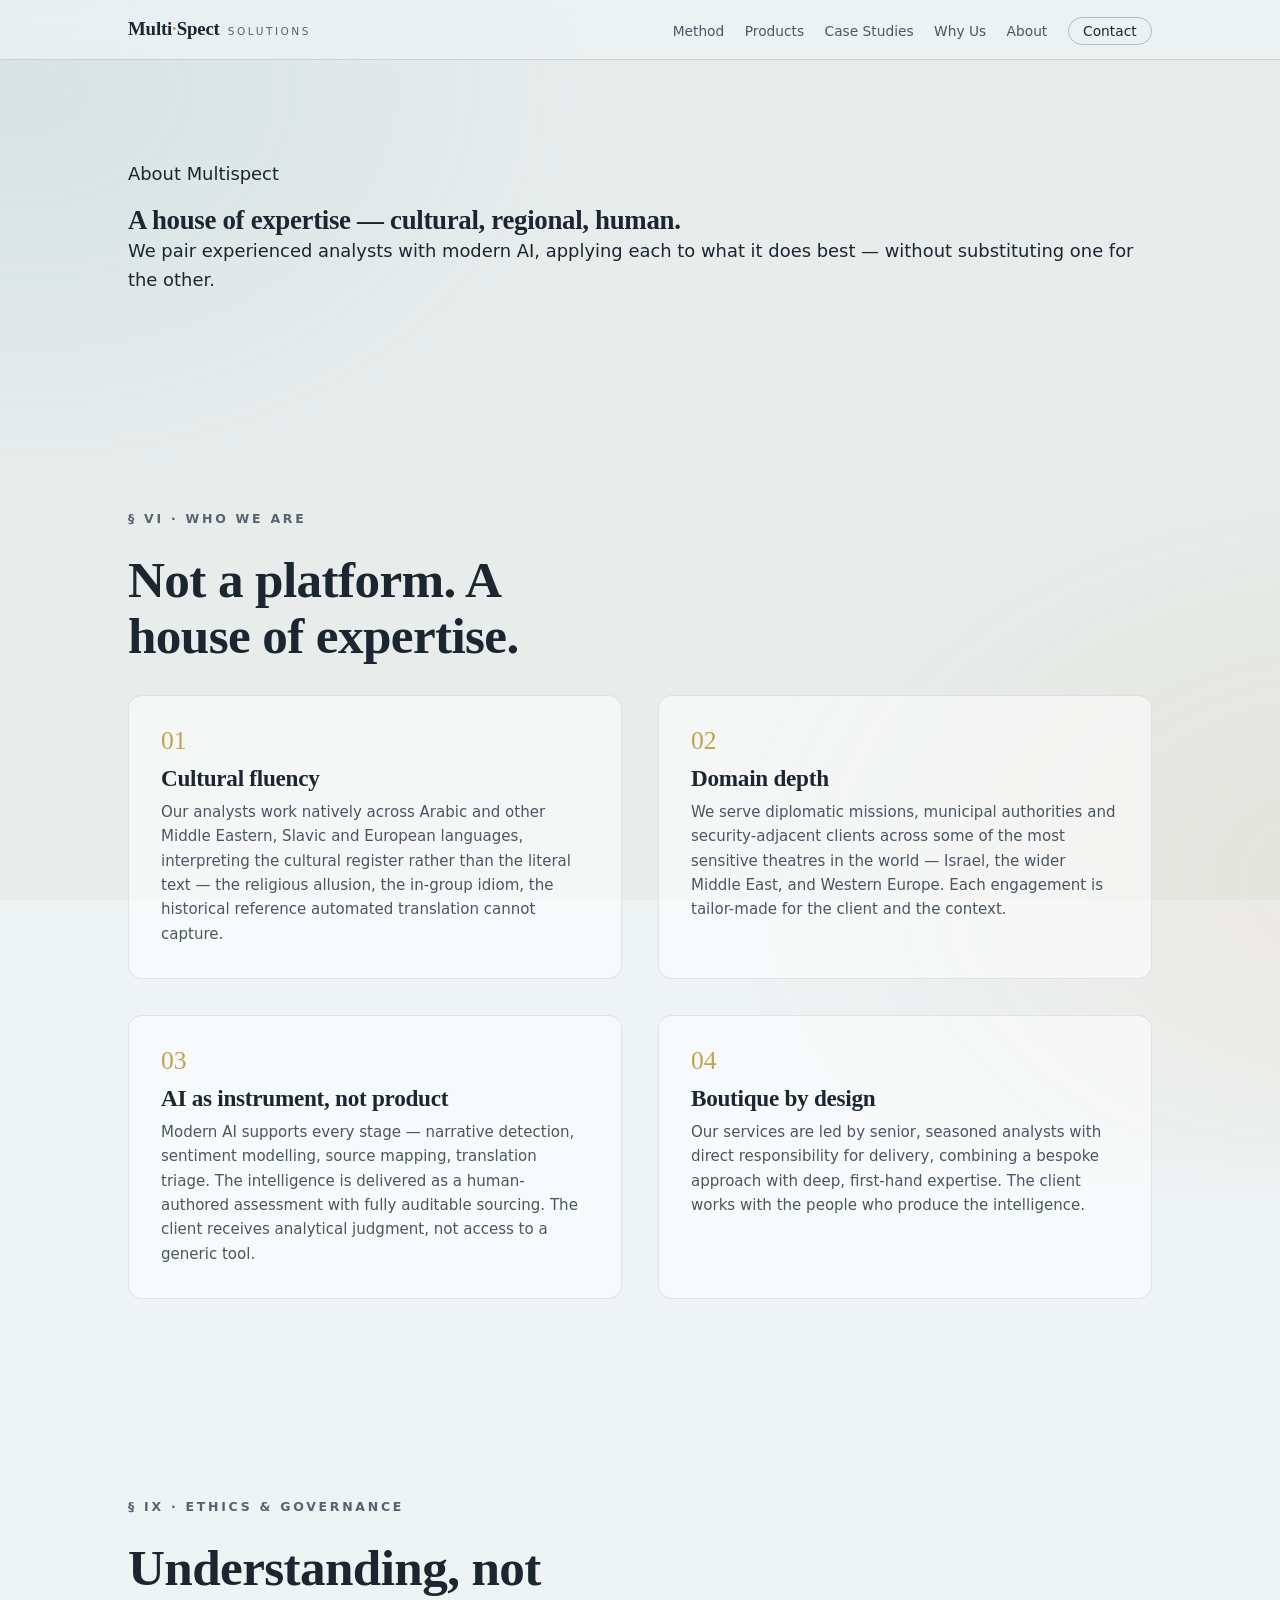
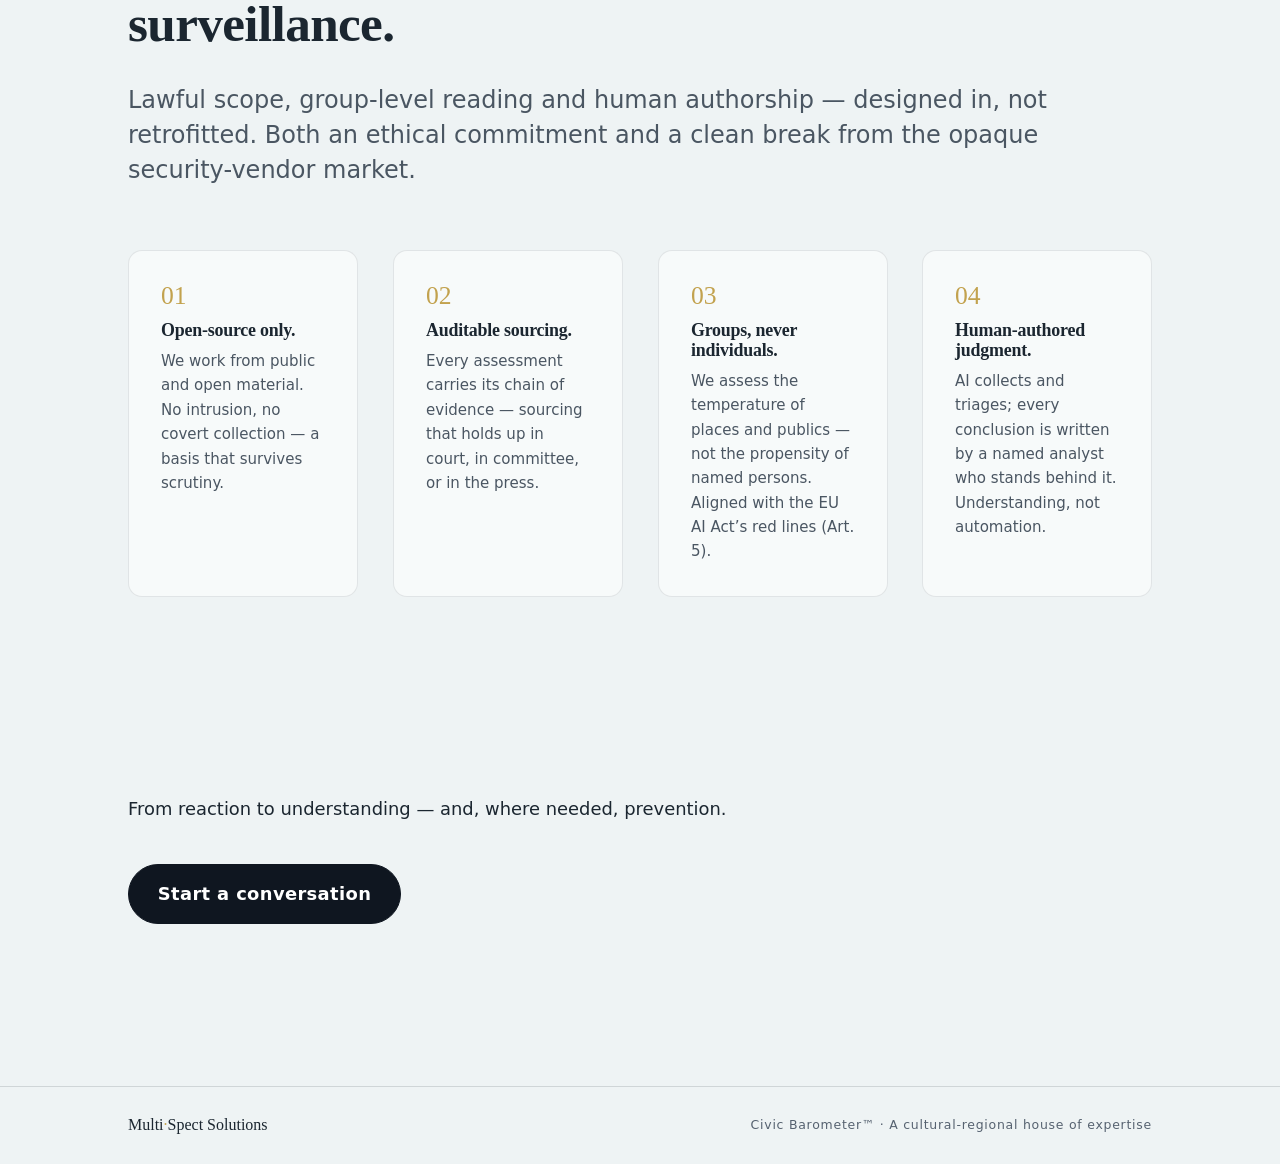
<file: about.html>
<!DOCTYPE html>
<html lang="en">
<head>
  <meta charset="UTF-8" />
  <meta name="viewport" content="width=device-width, initial-scale=1.0" />
  <title>About — Multispect Solutions | A cultural-regional house of expertise</title>
  <meta name="description" content="Multispect is a boutique house of expertise pairing senior regional analysts with modern AI — cultural fluency, domain depth, AI as instrument not product — built on open-source-only, auditable, group-level, human-authored intelligence." />
  <link rel="canonical" href="https://taltunik.github.io/multispect/about.html" />
  <meta property="og:type" content="article" />
  <meta property="og:title" content="About — Multispect Solutions" />
  <meta property="og:description" content="A cultural-regional house of expertise — and the operating principles behind it: understanding, not surveillance." />
  <meta property="og:site_name" content="Multispect Solutions" />
  <meta property="og:url" content="https://taltunik.github.io/multispect/about.html" />
  <meta property="og:image" content="assets/img/og-cover.jpg" />
  <meta name="twitter:card" content="summary_large_image" />
  <link rel="stylesheet" href="styles.css" />
</head>

<body data-page="about">
  <div id="bg-layer" aria-hidden="true"><div id="bg-gradient" aria-hidden="true"></div></div>
  <a class="skip-link" href="#about-intro">Skip to content</a>

  <header class="nav" id="nav">
    <div class="nav__inner">
      <a class="nav__brand" href="index.html" aria-label="Multispect Solutions — home"><span class="nav__mark">Multi<span class="nav__mark-dot">·</span>Spect</span><span class="nav__tag">Solutions</span></a>
      <button class="nav__toggle" id="navToggle" aria-expanded="false" aria-controls="navMenu" aria-label="Open menu"><span></span><span></span><span></span></button>
      <nav class="nav__menu" id="navMenu" aria-label="Primary"><ul>
        <li><a href="method.html" data-nav="method">Method</a></li>
        <li><a href="products.html" data-nav="products">Products</a></li>
        <li><a href="cases.html" data-nav="cases">Case Studies</a></li>
        <li><a href="why.html" data-nav="why">Why Us</a></li>
        <li><a href="about.html" data-nav="about">About</a></li>
        <li><a href="index.html#contact" class="nav__cta" data-nav="contact">Contact</a></li>
      </ul></nav>
    </div>
  </header>

  <main>
    <section id="about-intro" class="section section--intro theme-light" data-tone="about-intro">
      <div class="wrap">
        <p class="intro__eyebrow" data-reveal>About Multispect</p>
        <h1 class="intro__title" data-reveal>A house of expertise — cultural, regional, human.</h1>
        <p class="intro__lede" data-reveal>We pair experienced analysts with modern AI, applying each to what it does best — without substituting one for the other.</p>
      </div>
    </section>

    <!-- PILLARS -->
    <section id="about" class="section theme-light" data-tone="about">
      <div class="wrap">
        <p class="kicker" data-reveal>§ VI · Who We Are</p>
        <h2 class="section__title" data-reveal>Not a platform. A house of expertise.</h2>
        <div class="cols cols--2 pillars">
          <article class="pillar" data-reveal><span class="pillar__no">01</span><h3>Cultural fluency</h3><p>Our analysts work natively across Arabic and other Middle Eastern, Slavic and European languages, interpreting the cultural register rather than the literal text — the religious allusion, the in-group idiom, the historical reference automated translation cannot capture.</p></article>
          <article class="pillar" data-reveal><span class="pillar__no">02</span><h3>Domain depth</h3><p>We serve diplomatic missions, municipal authorities and security-adjacent clients across some of the most sensitive theatres in the world — Israel, the wider Middle East, and Western Europe. Each engagement is tailor-made for the client and the context.</p></article>
          <article class="pillar" data-reveal><span class="pillar__no">03</span><h3>AI as instrument, not product</h3><p>Modern AI supports every stage — narrative detection, sentiment modelling, source mapping, translation triage. The intelligence is delivered as a human-authored assessment with fully auditable sourcing. The client receives analytical judgment, not access to a generic tool.</p></article>
          <article class="pillar" data-reveal><span class="pillar__no">04</span><h3>Boutique by design</h3><p>Our services are led by senior, seasoned analysts with direct responsibility for delivery, combining a bespoke approach with deep, first-hand expertise. The client works with the people who produce the intelligence.</p></article>
        </div>
      </div>
    </section>

    <!-- ETHICS & GOVERNANCE -->
    <section id="principles" class="section theme-light" data-tone="principles">
      <div class="wrap">
        <p class="kicker" data-reveal>§ IX · Ethics &amp; Governance</p>
        <h2 class="section__title" data-reveal>Understanding, not surveillance.</h2>
        <p class="section__lede" data-reveal>Lawful scope, group-level reading and human authorship — designed in, not retrofitted. Both an ethical commitment and a clean break from the opaque security-vendor market.</p>
        <div class="cols cols--4 principles">
          <article class="principle" data-reveal><span class="principle__no">01</span><h3>Open-source only.</h3><p>We work from public and open material. No intrusion, no covert collection — a basis that survives scrutiny.</p></article>
          <article class="principle" data-reveal><span class="principle__no">02</span><h3>Auditable sourcing.</h3><p>Every assessment carries its chain of evidence — sourcing that holds up in court, in committee, or in the press.</p></article>
          <article class="principle" data-reveal><span class="principle__no">03</span><h3>Groups, never individuals.</h3><p>We assess the temperature of places and publics — not the propensity of named persons. Aligned with the EU AI Act’s red lines (Art. 5).</p></article>
          <article class="principle" data-reveal><span class="principle__no">04</span><h3>Human-authored judgment.</h3><p>AI collects and triages; every conclusion is written by a named analyst who stands behind it. Understanding, not automation.</p></article>
        </div>
      </div>
    </section>

    <section class="section endcta theme-light" data-tone="about-intro">
      <div class="wrap">
        <p class="endcta__lede" data-reveal>From reaction to understanding — and, where needed, prevention.</p>
        <a class="btn" href="index.html#contact" data-reveal>Start a conversation</a>
      </div>
    </section>

    <footer class="footer"><div class="wrap footer__inner"><span class="footer__brand">Multi<span class="nav__mark-dot">·</span>Spect Solutions</span><span class="footer__note">Civic Barometer™ · A cultural-regional house of expertise</span></div></footer>
  </main>
  <script src="main.js" defer></script>
</body>
</html>
</file>
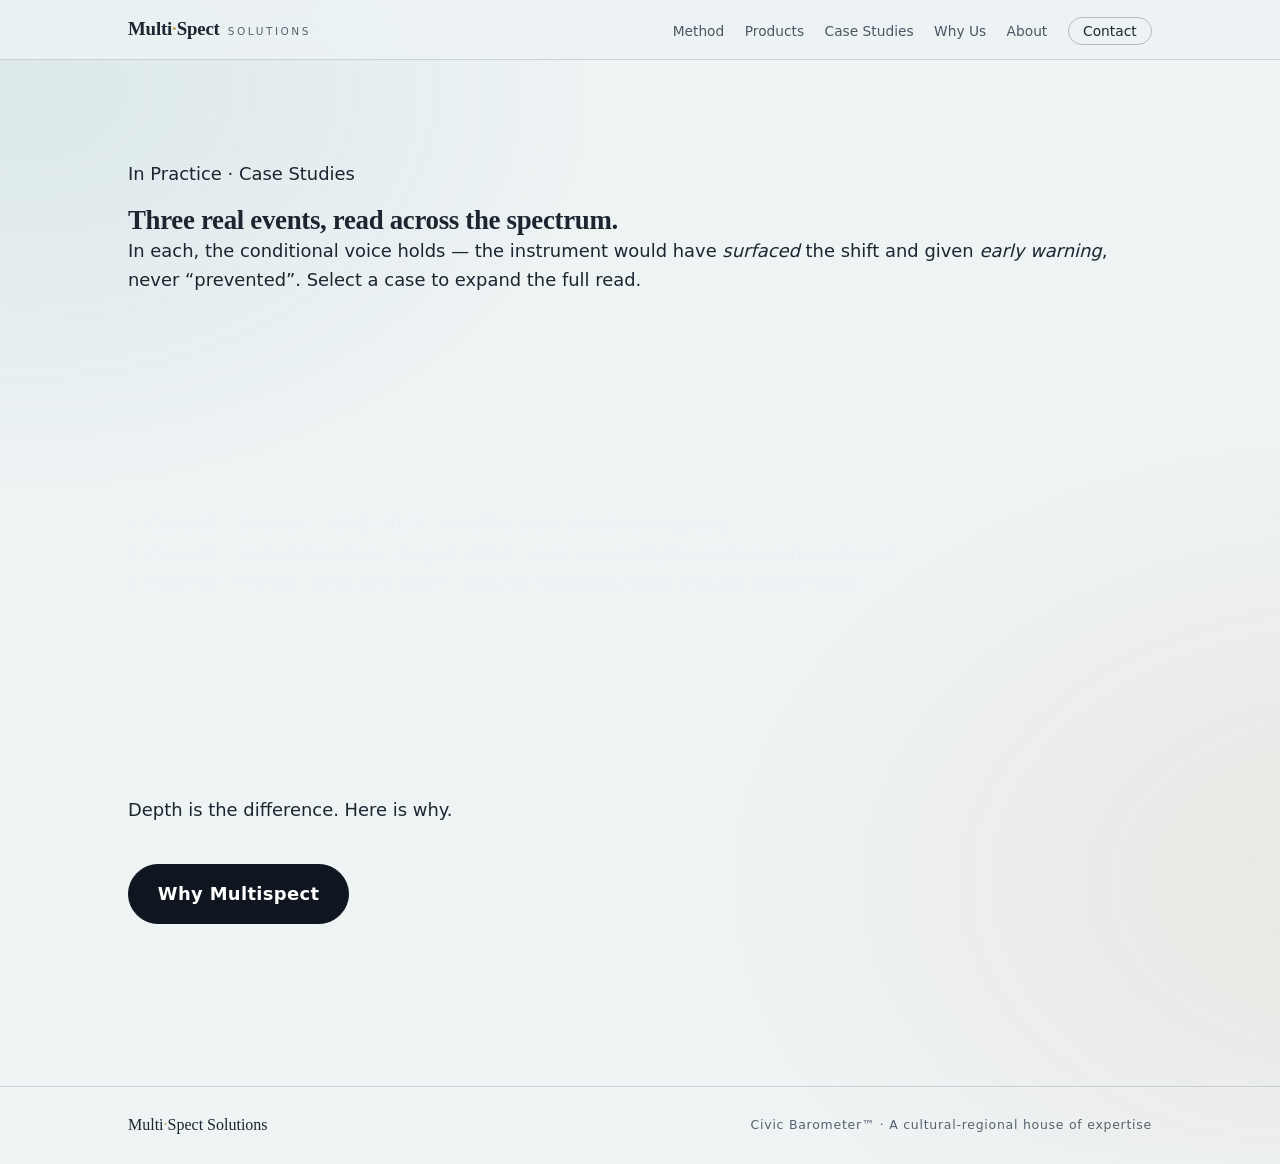
<file: cases.html>
<!DOCTYPE html>
<html lang="en">
<head>
  <meta charset="UTF-8" />
  <meta name="viewport" content="width=device-width, initial-scale=1.0" />
  <title>Case Studies — Multispect Solutions | Sweden · United Kingdom · France</title>
  <meta name="description" content="Three real events read across the spectrum — Sweden’s quiet collapse of trust, the UK’s hours from rumour to riot, and France’s saturated ground and single spark. Where a civic instrument would have surfaced the shift and given early warning." />
  <link rel="canonical" href="https://taltunik.github.io/multispect/cases.html" />
  <meta property="og:type" content="article" />
  <meta property="og:title" content="Case Studies — Multispect Solutions" />
  <meta property="og:description" content="Sweden, the UK and France — read across the spectrum, in the conditional voice." />
  <meta property="og:site_name" content="Multispect Solutions" />
  <meta property="og:url" content="https://taltunik.github.io/multispect/cases.html" />
  <meta property="og:image" content="assets/img/og-cover.jpg" />
  <meta name="twitter:card" content="summary_large_image" />
  <link rel="stylesheet" href="styles.css" />
</head>

<body data-page="cases">
  <div id="bg-layer" aria-hidden="true"><div id="bg-gradient" aria-hidden="true"></div></div>
  <a class="skip-link" href="#cases-intro">Skip to content</a>

  <header class="nav" id="nav">
    <div class="nav__inner">
      <a class="nav__brand" href="index.html" aria-label="Multispect Solutions — home"><span class="nav__mark">Multi<span class="nav__mark-dot">·</span>Spect</span><span class="nav__tag">Solutions</span></a>
      <button class="nav__toggle" id="navToggle" aria-expanded="false" aria-controls="navMenu" aria-label="Open menu"><span></span><span></span><span></span></button>
      <nav class="nav__menu" id="navMenu" aria-label="Primary"><ul>
        <li><a href="method.html" data-nav="method">Method</a></li>
        <li><a href="products.html" data-nav="products">Products</a></li>
        <li><a href="cases.html" data-nav="cases">Case Studies</a></li>
        <li><a href="why.html" data-nav="why">Why Us</a></li>
        <li><a href="about.html" data-nav="about">About</a></li>
        <li><a href="index.html#contact" class="nav__cta" data-nav="contact">Contact</a></li>
      </ul></nav>
    </div>
  </header>

  <main>
    <section id="cases-intro" class="section section--intro theme-light" data-tone="cases-intro">
      <div class="wrap">
        <p class="intro__eyebrow" data-reveal>In Practice · Case Studies</p>
        <h1 class="intro__title" data-reveal>Three real events, read across the spectrum.</h1>
        <p class="intro__lede" data-reveal>In each, the conditional voice holds — the instrument would have <em>surfaced</em> the shift and given <em>early warning</em>, never &ldquo;prevented&rdquo;. Select a case to expand the full read.</p>
      </div>
    </section>

    <section id="cases" class="section section--cases theme-dark" data-tone="cases">
      <div class="wrap">

        <!-- CASE 01 · SWEDEN -->
        <details class="acc" id="case-sweden" style="--band:var(--spec-2)">
          <summary>
            <span class="acc__sum-left"><span class="acc__tag">Case 01 · Sweden · 2021–2023 · civic</span>The trust that broke quietly.</span>
            <span class="acc__chev" aria-hidden="true"></span>
          </summary>
          <div class="acc__body">
            <p class="case__sub">A purely civic rupture — no riot, a collapse of trust between a community and the state.</p>
            <div class="spectrum-bar spectrum-bar--mini" aria-label="Spectrum position: civic"><div class="spectrum-bar__track"></div><span class="spectrum-bar__marker" style="--pos:0.30"></span></div>

            <figure class="case-curve" data-reveal>
              <svg viewBox="0 0 600 130" role="img" aria-labelledby="swCurve">
                <title id="swCurve">A slow downward erosion of institutional trust over two years</title>
                <line x1="0" y1="120" x2="600" y2="120" stroke="var(--line)" stroke-width="1" />
                <path d="M10,30 C120,38 200,46 300,62 C400,78 480,92 590,108" fill="none" stroke="var(--spec-2)" stroke-width="3" />
                <text x="10" y="20" font-size="12" fill="var(--text-faint)">institutional trust</text>
                <text x="590" y="118" font-size="12" text-anchor="end" fill="var(--text-faint)">2021 → 2023</text>
              </svg>
              <figcaption>Slow erosion — months of internal signal before foreign amplification</figcaption>
            </figure>

            <figure class="press" aria-label="Press photo slot">
              <div class="press__ph" role="img" aria-label="News photo — to be added"></div>
              <figcaption>Source: AFP / France 24</figcaption>
            </figure>

            <div class="case__cols">
              <div><h4>What happened</h4><p>A claim that Swedish social services were “kidnapping” Muslim children spread from a handful of parents into the largest influence campaign the country has ever faced. The narrative hardened — forced conversion, targeting of Muslim families — amplified by Arabic-language influencers with millions of followers, and eventually fed into foreign information operations. No mass violence: instead, eroded trust, threats against social workers, and many quitting the profession.</p></div>
              <div><h4>Where the instrument would have helped</h4><p>The grievance began with a real internal signal months before foreign actors added a religious filter. A barometer reading institutional trust — not just unrest — surfaces that erosion early, while it is still local. It identifies the community voices with standing to push back (the Muslim civil-society groups who tried, and were drowned out), giving decision-makers raw material for a counter-narrative — from public sources only, at group level.</p></div>
            </div>
          </div>
        </details>

        <!-- CASE 02 · UNITED KINGDOM -->
        <details class="acc" id="case-uk" style="--band:var(--spec-4)">
          <summary>
            <span class="acc__sum-left"><span class="acc__tag">Case 02 · United Kingdom · August 2024 · civic → security</span>Hours from rumour to riot.</span>
            <span class="acc__chev" aria-hidden="true"></span>
          </summary>
          <div class="acc__body">
            <p class="case__sub">A case that crosses the whole scale — civic grief, hijacked into a mobilising frame, ending at the security edge.</p>
            <div class="spectrum-bar spectrum-bar--mini" aria-label="Spectrum position: civic to security"><div class="spectrum-bar__track"></div><span class="spectrum-bar__marker" style="--pos:0.72"></span></div>

            <figure class="case-curve" data-reveal>
              <svg viewBox="0 0 600 130" role="img" aria-labelledby="ukCurve">
                <title id="ukCurve">A flat baseline then a near-vertical spike in mentions within hours</title>
                <line x1="0" y1="120" x2="600" y2="120" stroke="var(--line)" stroke-width="1" />
                <path d="M10,110 C150,108 320,106 430,100 C470,98 500,70 520,40 C535,20 545,14 560,10" fill="none" stroke="var(--spec-4)" stroke-width="3" />
                <circle cx="560" cy="10" r="6" fill="var(--spec-5)" />
                <text x="10" y="20" font-size="12" fill="var(--text-faint)">mentions of a false name</text>
                <text x="430" y="118" font-size="12" fill="var(--text-faint)">within hours →</text>
              </svg>
              <figcaption>Hours — a false frame accelerating far above baseline</figcaption>
            </figure>

            <figure class="press" aria-label="Press photo slot">
              <div class="press__ph" role="img" aria-label="News photo — to be added"></div>
              <figcaption>Source: CNN / Reuters</figcaption>
            </figure>

            <div class="case__cols">
              <div><h4>What happened</h4><p>After a stabbing in Southport, a false name for the attacker reached over 30,000 mentions from 18,000 accounts within a day — before any official identity was released. A 14,000-member Telegram group became the organising hub. Within days, anti-migrant riots targeted mosques and hotels housing asylum seekers across England.</p></div>
              <div><h4>Where the instrument would have helped</h4><p>This is the barometer’s core case. A single false frame accelerating far above baseline within hours is exactly the curve it tracks — and cultural depth is what distinguishes legitimate grief over murdered children from the mobilising narrative riding on top of it. It flags the shift from grievance to operational intent as coordination begins — early warning in the gap between the viral post and the first stone.</p></div>
            </div>
          </div>
        </details>

        <!-- CASE 03 · FRANCE -->
        <details class="acc" id="case-france" style="--band:var(--spec-5)">
          <summary>
            <span class="acc__sum-left"><span class="acc__tag">Case 03 · France · June–July 2023 · security edge</span>Saturated ground, single spark.</span>
            <span class="acc__chev" aria-hidden="true"></span>
          </summary>
          <div class="acc__body">
            <p class="case__sub">The security edge — fast, violent, aimed at the state. But the ground was saturated long before the spark.</p>
            <div class="spectrum-bar spectrum-bar--mini" aria-label="Spectrum position: security edge"><div class="spectrum-bar__track"></div><span class="spectrum-bar__marker" style="--pos:0.92"></span></div>

            <figure class="case-curve" data-reveal>
              <svg viewBox="0 0 600 130" role="img" aria-labelledby="frCurve">
                <title id="frCurve">Years of elevated, accumulating grievance, then a sudden spike at the spark</title>
                <line x1="0" y1="120" x2="600" y2="120" stroke="var(--line)" stroke-width="1" />
                <path d="M10,86 C120,82 240,78 360,72 C430,68 470,64 500,60 C520,58 525,30 540,16 C548,10 552,9 560,8" fill="none" stroke="var(--spec-5)" stroke-width="3" />
                <circle cx="560" cy="8" r="6" fill="var(--spec-5)" />
                <text x="10" y="20" font-size="12" fill="var(--text-faint)">accumulated grievance</text>
                <text x="350" y="118" font-size="12" fill="var(--text-faint)">years of saturation → spark</text>
              </svg>
              <figcaption>Years of saturation — the spark is unpredictable; the saturation is not</figcaption>
            </figure>

            <figure class="press" aria-label="Press photo slot">
              <div class="press__ph" role="img" aria-label="News photo — to be added"></div>
              <figcaption>Source: AFP / ABC News</figcaption>
            </figure>

            <div class="case__cols">
              <div><h4>What happened</h4><p>A police shooting of a 17-year-old, contradicted by a viral video, ignited nationwide riots — over 5,000 vehicles burned, 250 police stations attacked, town halls and schools targeted across France. The conditions had built for years: accumulated grievance over policing, and a 260,000-signature petition months earlier.</p></div>
              <div><h4>Where the instrument would have helped</h4><p>The spark is unpredictable; the saturation is not. A one-time deep-dive maps where trust in police has already collapsed and which past events still carry weight in collective memory — district by district. The barometer then reads how fast a frame is spreading and the moment mourning turns to mobilisation, telling you which areas are angrier than usual, and why — not that “the suburb is angry.”</p></div>
            </div>
          </div>
        </details>

      </div>
    </section>

    <section class="section endcta theme-light" data-tone="cases-intro">
      <div class="wrap">
        <p class="endcta__lede" data-reveal>Depth is the difference. Here is why.</p>
        <a class="btn" href="why.html" data-reveal>Why Multispect</a>
      </div>
    </section>

    <footer class="footer"><div class="wrap footer__inner"><span class="footer__brand">Multi<span class="nav__mark-dot">·</span>Spect Solutions</span><span class="footer__note">Civic Barometer™ · A cultural-regional house of expertise</span></div></footer>
  </main>
  <script src="main.js" defer></script>
</body>
</html>
</file>
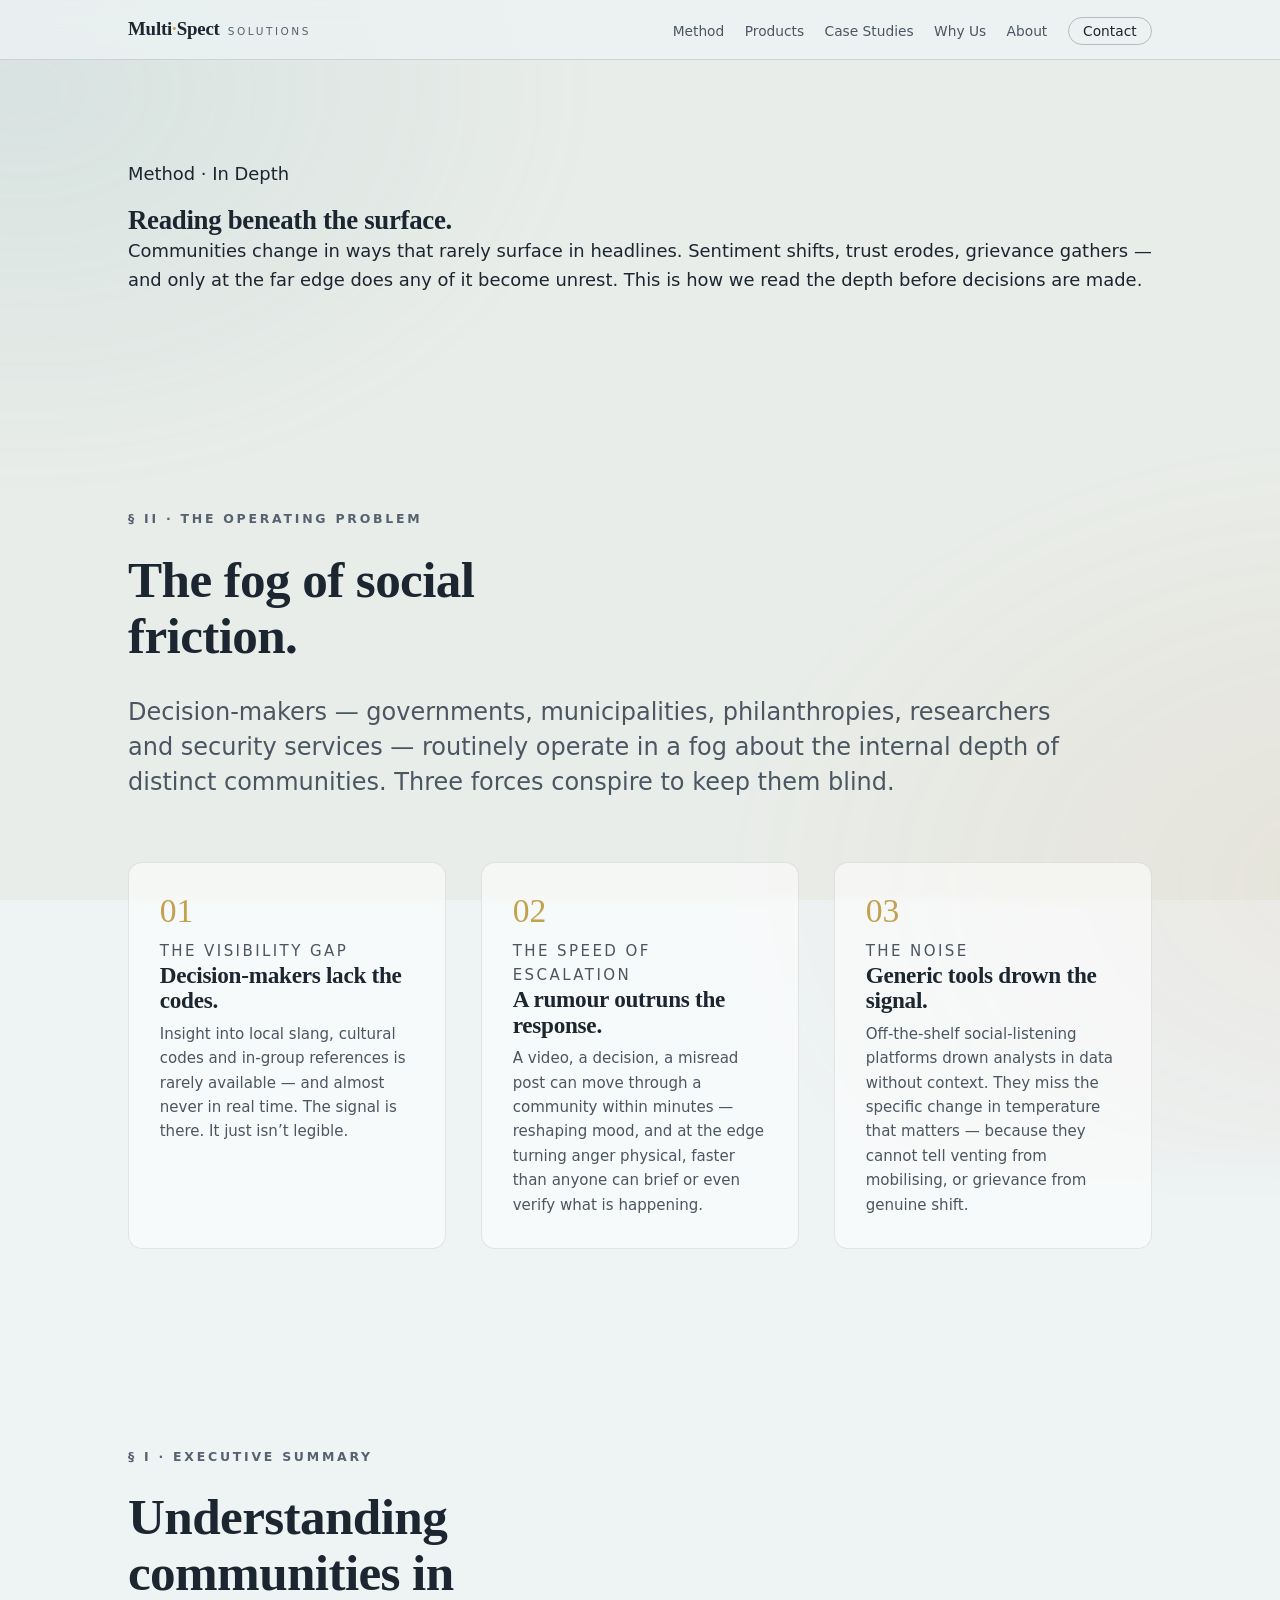
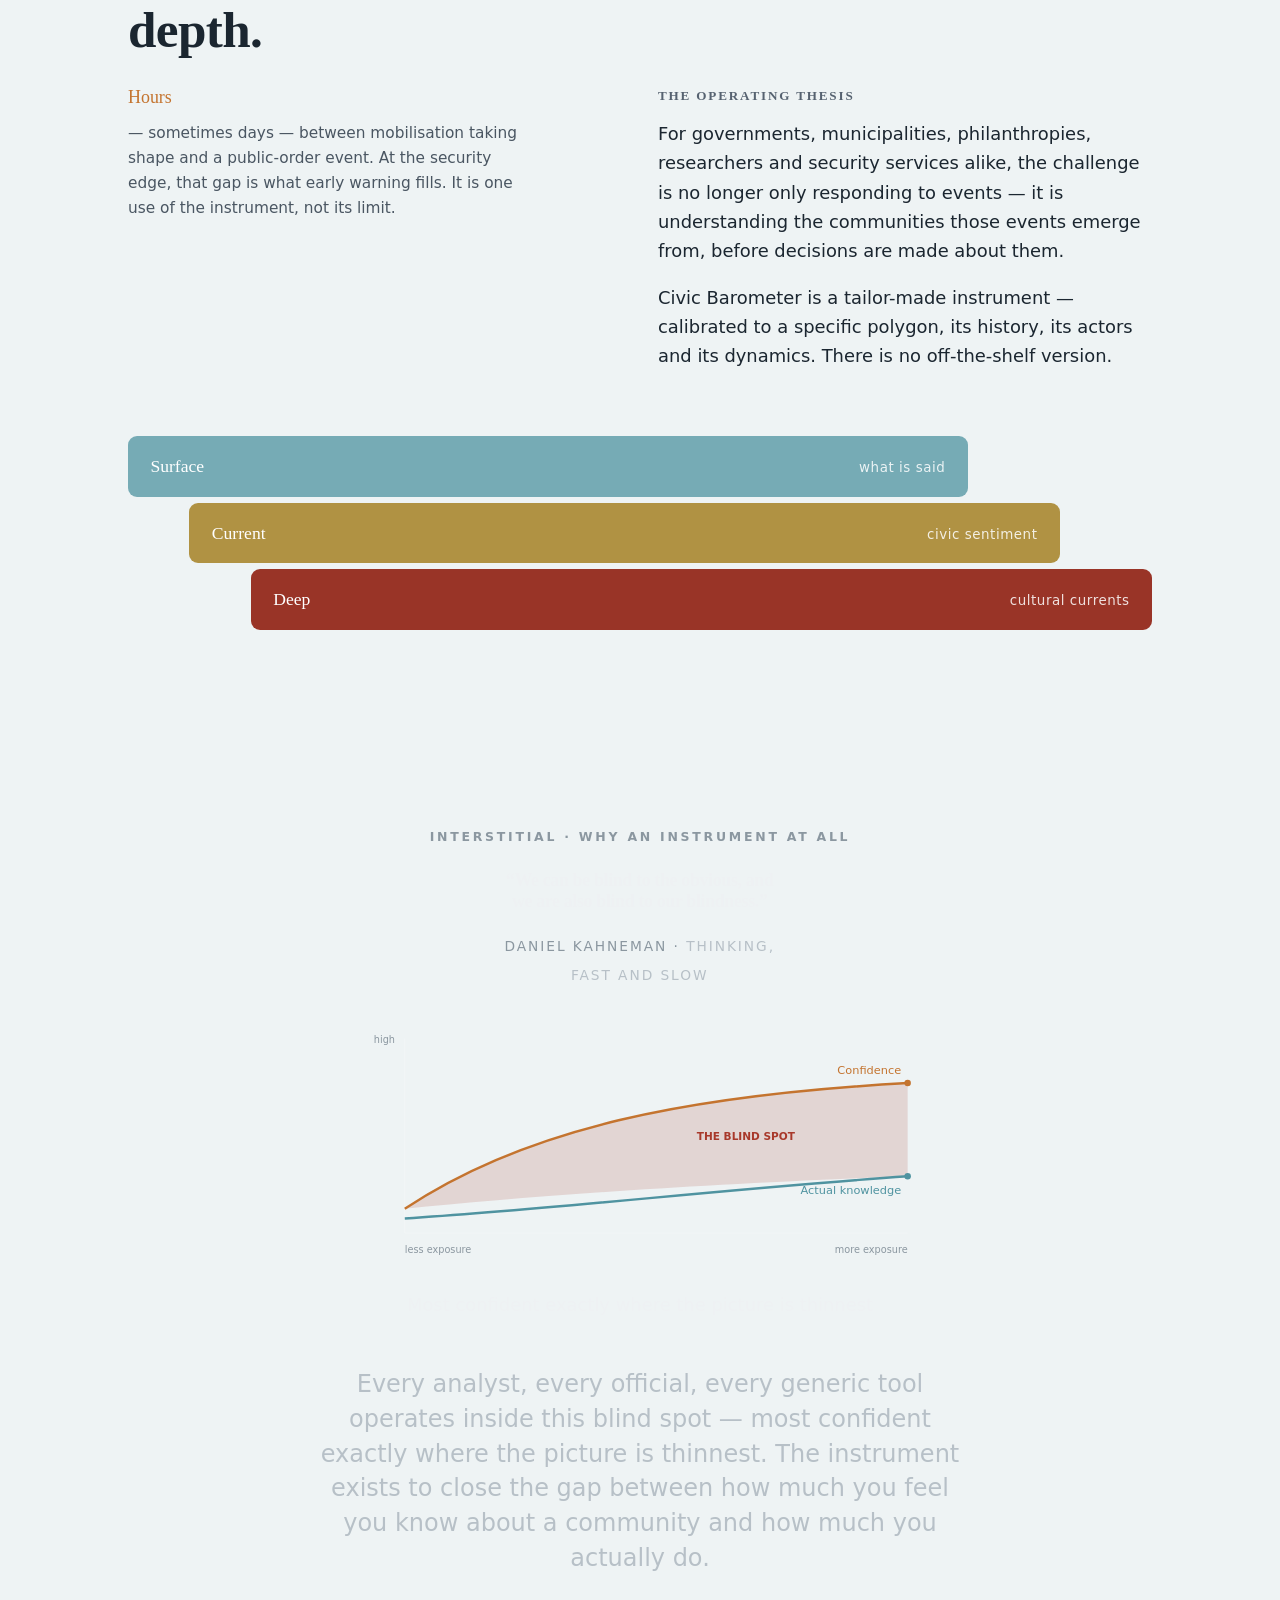
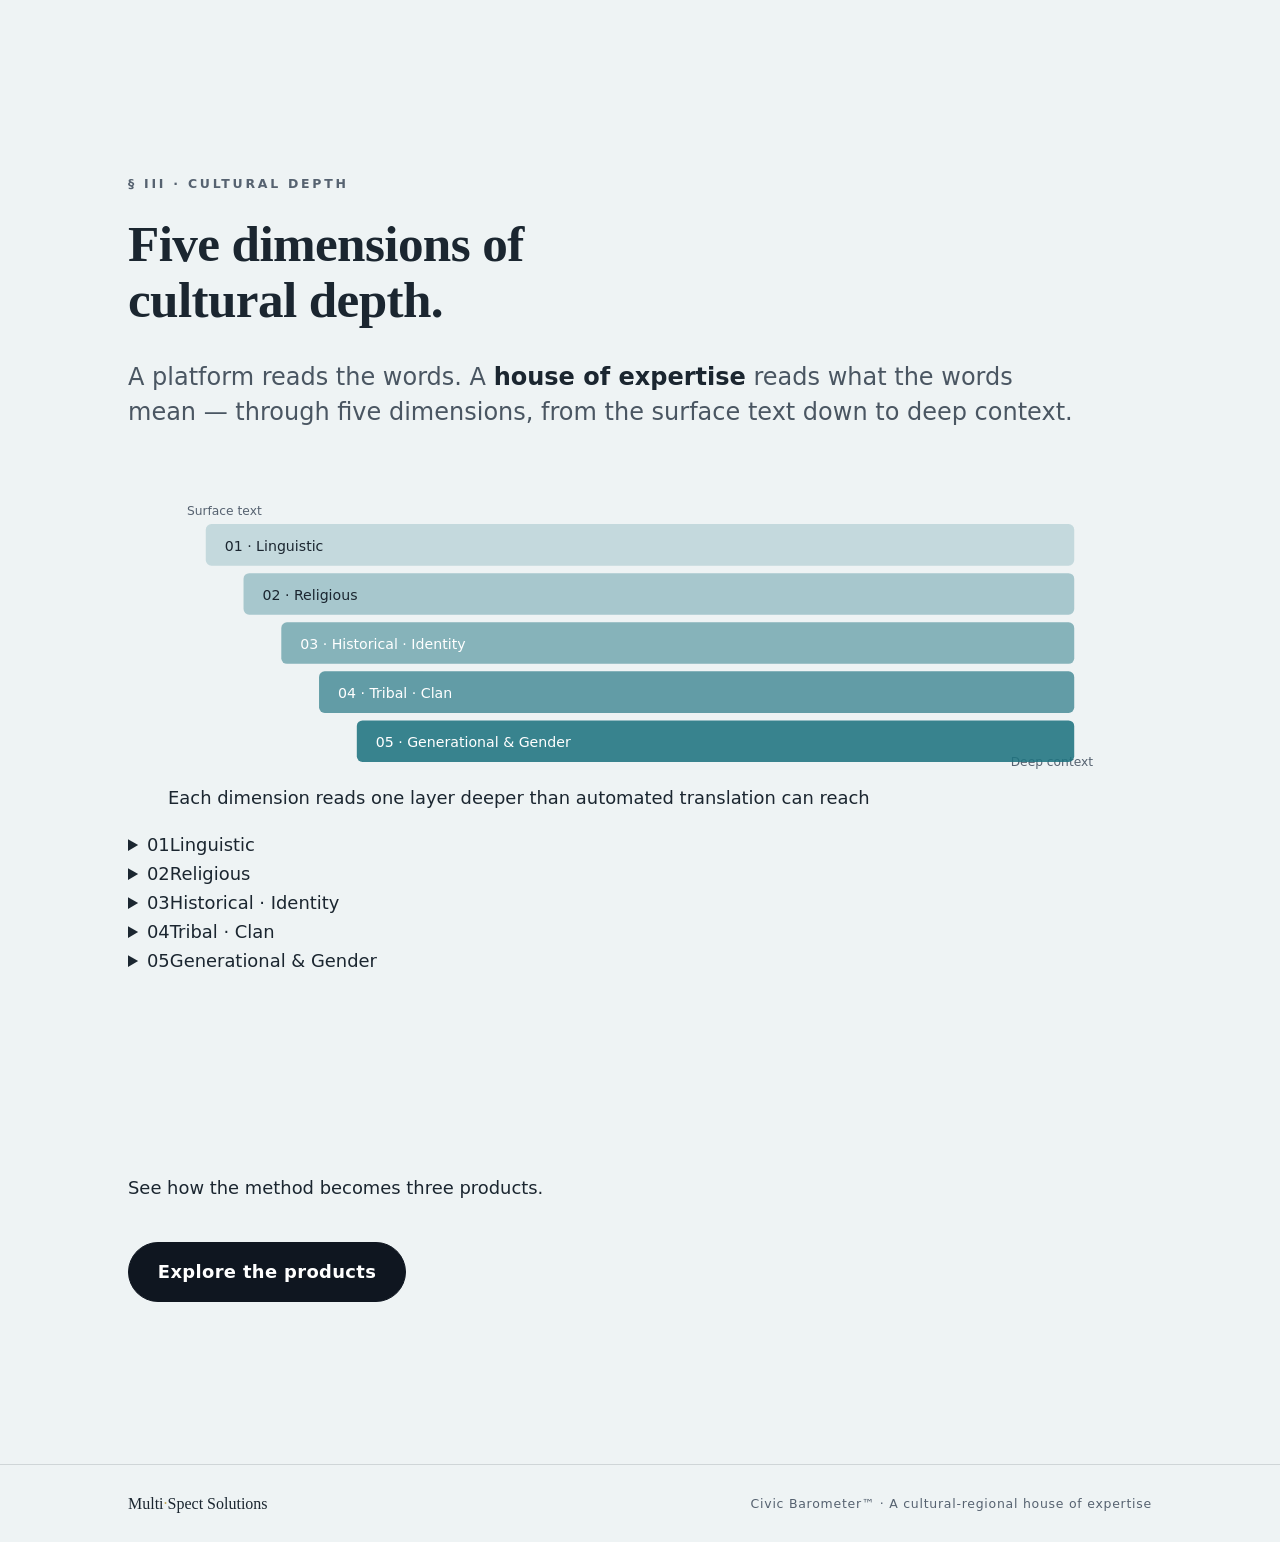
<file: method.html>
<!DOCTYPE html>
<html lang="en">
<head>
  <meta charset="UTF-8" />
  <meta name="viewport" content="width=device-width, initial-scale=1.0" />
  <title>Method — Multispect Solutions | Reading communities in depth</title>
  <meta name="description" content="How Multispect reads beneath the surface: the operating problem, the blind-spot between confidence and knowledge, and the five dimensions of cultural depth." />
  <link rel="canonical" href="https://taltunik.github.io/multispect/method.html" />
  <meta property="og:type" content="article" />
  <meta property="og:title" content="Method — Multispect Solutions" />
  <meta property="og:description" content="The operating problem, the blind-spot framing, and the five dimensions of cultural depth." />
  <meta property="og:site_name" content="Multispect Solutions" />
  <meta property="og:url" content="https://taltunik.github.io/multispect/method.html" />
  <meta property="og:image" content="assets/img/og-cover.jpg" />
  <meta name="twitter:card" content="summary_large_image" />
  <link rel="stylesheet" href="styles.css" />
</head>

<body data-page="method">
  <div id="bg-layer" aria-hidden="true"><div id="bg-gradient" aria-hidden="true"></div></div>
  <a class="skip-link" href="#method-intro">Skip to content</a>

  <header class="nav" id="nav">
    <div class="nav__inner">
      <a class="nav__brand" href="index.html" aria-label="Multispect Solutions — home">
        <span class="nav__mark">Multi<span class="nav__mark-dot">·</span>Spect</span><span class="nav__tag">Solutions</span>
      </a>
      <button class="nav__toggle" id="navToggle" aria-expanded="false" aria-controls="navMenu" aria-label="Open menu"><span></span><span></span><span></span></button>
      <nav class="nav__menu" id="navMenu" aria-label="Primary">
        <ul>
          <li><a href="method.html" data-nav="method">Method</a></li>
          <li><a href="products.html" data-nav="products">Products</a></li>
          <li><a href="cases.html" data-nav="cases">Case Studies</a></li>
          <li><a href="why.html" data-nav="why">Why Us</a></li>
          <li><a href="about.html" data-nav="about">About</a></li>
          <li><a href="index.html#contact" class="nav__cta" data-nav="contact">Contact</a></li>
        </ul>
      </nav>
    </div>
  </header>

  <main>
    <!-- INTRO -->
    <section id="method-intro" class="section section--intro theme-light" data-tone="method-intro">
      <div class="wrap">
        <p class="intro__eyebrow" data-reveal>Method · In Depth</p>
        <h1 class="intro__title" data-reveal>Reading beneath the surface.</h1>
        <p class="intro__lede" data-reveal>Communities change in ways that rarely surface in headlines. Sentiment shifts, trust erodes, grievance gathers — and only at the far edge does any of it become unrest. This is how we read the depth before decisions are made.</p>
      </div>
    </section>

    <!-- THE CHALLENGE (full) -->
    <section id="challenge" class="section theme-light" data-tone="challenge">
      <div class="wrap">
        <p class="kicker" data-reveal>§ II · The Operating Problem</p>
        <h2 class="section__title" data-reveal>The fog of social friction.</h2>
        <p class="section__lede" data-reveal>Decision-makers — governments, municipalities, philanthropies, researchers and security services — routinely operate in a fog about the internal depth of distinct communities. Three forces conspire to keep them blind.</p>
        <div class="cols cols--3">
          <article class="card" data-reveal><span class="card__no">01</span><p class="card__label">The Visibility Gap</p><h3>Decision-makers lack the codes.</h3><p>Insight into local slang, cultural codes and in-group references is rarely available — and almost never in real time. The signal is there. It just isn’t legible.</p></article>
          <article class="card" data-reveal><span class="card__no">02</span><p class="card__label">The Speed of Escalation</p><h3>A rumour outruns the response.</h3><p>A video, a decision, a misread post can move through a community within minutes — reshaping mood, and at the edge turning anger physical, faster than anyone can brief or even verify what is happening.</p></article>
          <article class="card" data-reveal><span class="card__no">03</span><p class="card__label">The Noise</p><h3>Generic tools drown the signal.</h3><p>Off-the-shelf social-listening platforms drown analysts in data without context. They miss the specific change in temperature that matters — because they cannot tell venting from mobilising, or grievance from genuine shift.</p></article>
        </div>
      </div>
    </section>

    <!-- EXECUTIVE SUMMARY -->
    <section id="summary" class="section theme-light" data-tone="summary">
      <div class="wrap">
        <p class="kicker" data-reveal>§ I · Executive Summary</p>
        <h2 class="section__title" data-reveal>Understanding communities in depth.</h2>
        <div class="cols cols--2">
          <div class="col" data-reveal>
            <div class="stat"><span class="stat__num">Hours</span><p class="stat__cap">— sometimes days — between mobilisation taking shape and a public-order event. At the security edge, that gap is what early warning fills. It is one use of the instrument, not its limit.</p></div>
          </div>
          <div class="col" data-reveal>
            <h3 class="eyebrow">The Operating Thesis</h3>
            <p>For governments, municipalities, philanthropies, researchers and security services alike, the challenge is no longer only responding to events — it is understanding the communities those events emerge from, before decisions are made about them.</p>
            <p>Civic Barometer is a tailor-made instrument — calibrated to a specific polygon, its history, its actors and its dynamics. There is no off-the-shelf version.</p>
          </div>
        </div>
        <div class="strata" data-reveal>
          <div class="strata__layer strata__layer--1"><span>Surface</span><em>what is said</em></div>
          <div class="strata__layer strata__layer--2"><span>Current</span><em>civic sentiment</em></div>
          <div class="strata__layer strata__layer--3"><span>Deep</span><em>cultural currents</em></div>
        </div>
      </div>
    </section>

    <!-- BLIND SPOT / KAHNEMAN -->
    <section id="blindspot" class="section section--quote theme-dark" data-tone="blindspot">
      <div class="wrap wrap--narrow">
        <p class="kicker kicker--center" data-reveal>Interstitial · Why an Instrument at All</p>
        <blockquote class="pull" data-reveal>
          <p>“We can be blind to the obvious, and we are also blind to our blindness.”</p>
          <cite>Daniel Kahneman · <span>Thinking, Fast and Slow</span></cite>
        </blockquote>

        <!-- GRAPHIC: confidence vs actual knowledge — the blind spot -->
        <figure class="graphic" data-reveal>
          <svg viewBox="0 0 720 340" role="img" aria-labelledby="bsTitle">
            <title id="bsTitle">A chart contrasting rising confidence with much lower actual knowledge — the widening blind spot between them</title>
            <!-- axes -->
            <line x1="70" y1="40" x2="70" y2="280" stroke="var(--line-strong)" stroke-width="1" />
            <line x1="70" y1="280" x2="690" y2="280" stroke="var(--line-strong)" stroke-width="1" />
            <text x="70" y="305" font-size="12" fill="var(--text-faint)">less exposure</text>
            <text x="690" y="305" font-size="12" text-anchor="end" fill="var(--text-faint)">more exposure</text>
            <text x="58" y="46" font-size="12" text-anchor="end" fill="var(--text-faint)">high</text>
            <!-- blind-spot fill between the two curves -->
            <path d="M70,250 C220,150 420,110 690,95 L690,210 C420,220 220,235 70,250 Z"
                  fill="var(--spec-5)" opacity="0.16" />
            <!-- confidence curve (rises fast, stays high) -->
            <path d="M70,250 C220,150 420,110 690,95" fill="none" stroke="var(--spec-4)" stroke-width="3" />
            <!-- actual-knowledge curve (rises slowly, stays low) -->
            <path d="M70,262 C260,250 470,225 690,210" fill="none" stroke="var(--spec-2)" stroke-width="3" />
            <!-- labels -->
            <g font-size="14">
              <circle cx="690" cy="95" r="4" fill="var(--spec-4)" /><text x="682" y="84" text-anchor="end" fill="var(--spec-4)">Confidence</text>
              <circle cx="690" cy="210" r="4" fill="var(--spec-2)" /><text x="682" y="232" text-anchor="end" fill="var(--spec-2)">Actual knowledge</text>
            </g>
            <text x="430" y="165" font-size="13" fill="var(--signal)" font-weight="600">THE BLIND SPOT</text>
          </svg>
          <figcaption>Most confident exactly where the picture is thinnest</figcaption>
        </figure>

        <p class="quote-foot" data-reveal>Every analyst, every official, every generic tool operates inside this blind spot — most confident exactly where the picture is thinnest. The instrument exists to close the gap between how much you feel you know about a community and how much you actually do.</p>
      </div>
    </section>

    <!-- CULTURAL DEPTH -->
    <section id="depth" class="section theme-light" data-tone="depth">
      <div class="wrap">
        <p class="kicker" data-reveal>§ III · Cultural Depth</p>
        <h2 class="section__title" data-reveal>Five dimensions of cultural depth.</h2>
        <p class="section__lede" data-reveal>A platform reads the words. A <strong>house of expertise</strong> reads what the words mean — through five dimensions, from the surface text down to deep context.</p>

        <!-- GRAPHIC: surface → deep strata -->
        <figure class="graphic" data-reveal>
          <svg viewBox="0 0 1000 300" role="img" aria-labelledby="strataTitle">
            <title id="strataTitle">A strata diagram descending from surface text to deep context across five cultural dimensions</title>
            <text x="20" y="24" font-size="13" fill="var(--text-faint)">Surface text</text>
            <text x="980" y="290" font-size="13" text-anchor="end" fill="var(--text-faint)">Deep context</text>
            <g>
              <rect x="40" y="34" width="920" height="44" rx="6" fill="var(--spec-1)" opacity="0.20" /><text x="60" y="62" font-size="15" fill="var(--text)">01 · Linguistic</text>
              <rect x="80" y="86" width="880" height="44" rx="6" fill="var(--spec-1)" opacity="0.34" /><text x="100" y="114" font-size="15" fill="var(--text)">02 · Religious</text>
              <rect x="120" y="138" width="840" height="44" rx="6" fill="var(--spec-1)" opacity="0.50" /><text x="140" y="166" font-size="15" fill="#fff">03 · Historical · Identity</text>
              <rect x="160" y="190" width="800" height="44" rx="6" fill="var(--spec-1)" opacity="0.68" /><text x="180" y="218" font-size="15" fill="#fff">04 · Tribal · Clan</text>
              <rect x="200" y="242" width="760" height="44" rx="6" fill="var(--spec-1)" opacity="0.88" /><text x="220" y="270" font-size="15" fill="#fff">05 · Generational &amp; Gender</text>
            </g>
          </svg>
          <figcaption>Each dimension reads one layer deeper than automated translation can reach</figcaption>
        </figure>

        <!-- progressive disclosure: each dimension expands -->
        <div class="acc-group" data-reveal>
          <details class="acc"><summary><span class="acc__sum-left"><span class="acc__tag">01</span>Linguistic</span><span class="acc__chev" aria-hidden="true"></span></summary><div class="acc__body"><p>Spoken Arabic, slang, dialects and code-switching — the everyday register where meaning actually lives, and where machine translation flattens nuance into literal text.</p></div></details>
          <details class="acc"><summary><span class="acc__sum-left"><span class="acc__tag">02</span>Religious</span><span class="acc__chev" aria-hidden="true"></span></summary><div class="acc__body"><p>Schools of thought, sensitivities and the calendar — the allusions and observances that carry weight and signal where a frame will or won’t land.</p></div></details>
          <details class="acc"><summary><span class="acc__sum-left"><span class="acc__tag">03</span>Historical · Identity</span><span class="acc__chev" aria-hidden="true"></span></summary><div class="acc__body"><p>Collective memory and the references that carry weight — the past events still alive in the present, which a new incident can reactivate.</p></div></details>
          <details class="acc"><summary><span class="acc__sum-left"><span class="acc__tag">04</span>Tribal · Clan</span><span class="acc__chev" aria-hidden="true"></span></summary><div class="acc__body"><p>Networks of affiliation, loyalty and obligation — who answers to whom, and which ties move people when a moment turns.</p></div></details>
          <details class="acc"><summary><span class="acc__sum-left"><span class="acc__tag">05</span>Generational &amp; Gender</span><span class="acc__chev" aria-hidden="true"></span></summary><div class="acc__body"><p>Youth sentiment vs. community elders; how voice divides — the internal fault lines that decide whether a grievance stays contained or spreads.</p></div></details>
        </div>
      </div>
    </section>

    <!-- END CTA -->
    <section class="section endcta theme-light" data-tone="method-intro">
      <div class="wrap">
        <p class="endcta__lede" data-reveal>See how the method becomes three products.</p>
        <a class="btn" href="products.html" data-reveal>Explore the products</a>
      </div>
    </section>

    <footer class="footer"><div class="wrap footer__inner"><span class="footer__brand">Multi<span class="nav__mark-dot">·</span>Spect Solutions</span><span class="footer__note">Civic Barometer™ · A cultural-regional house of expertise</span></div></footer>
  </main>
  <script src="main.js" defer></script>
</body>
</html>
</file>
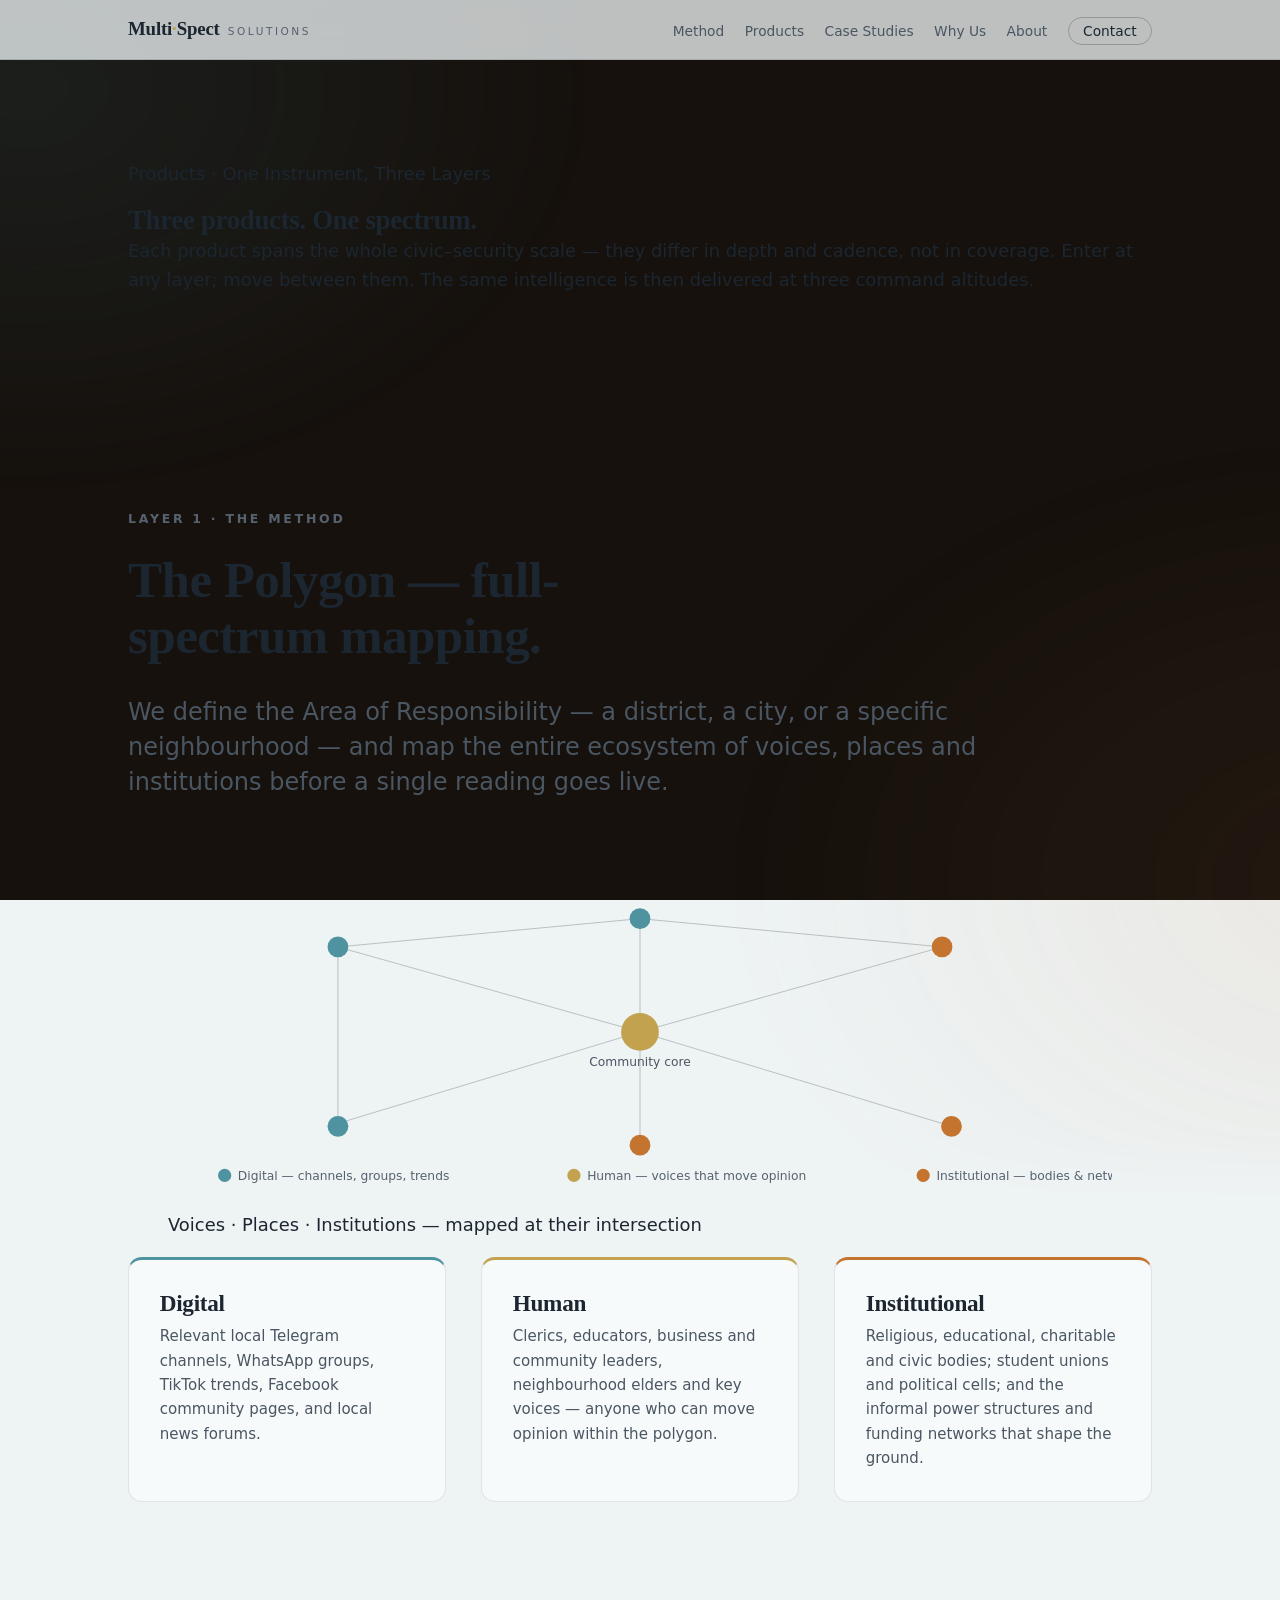
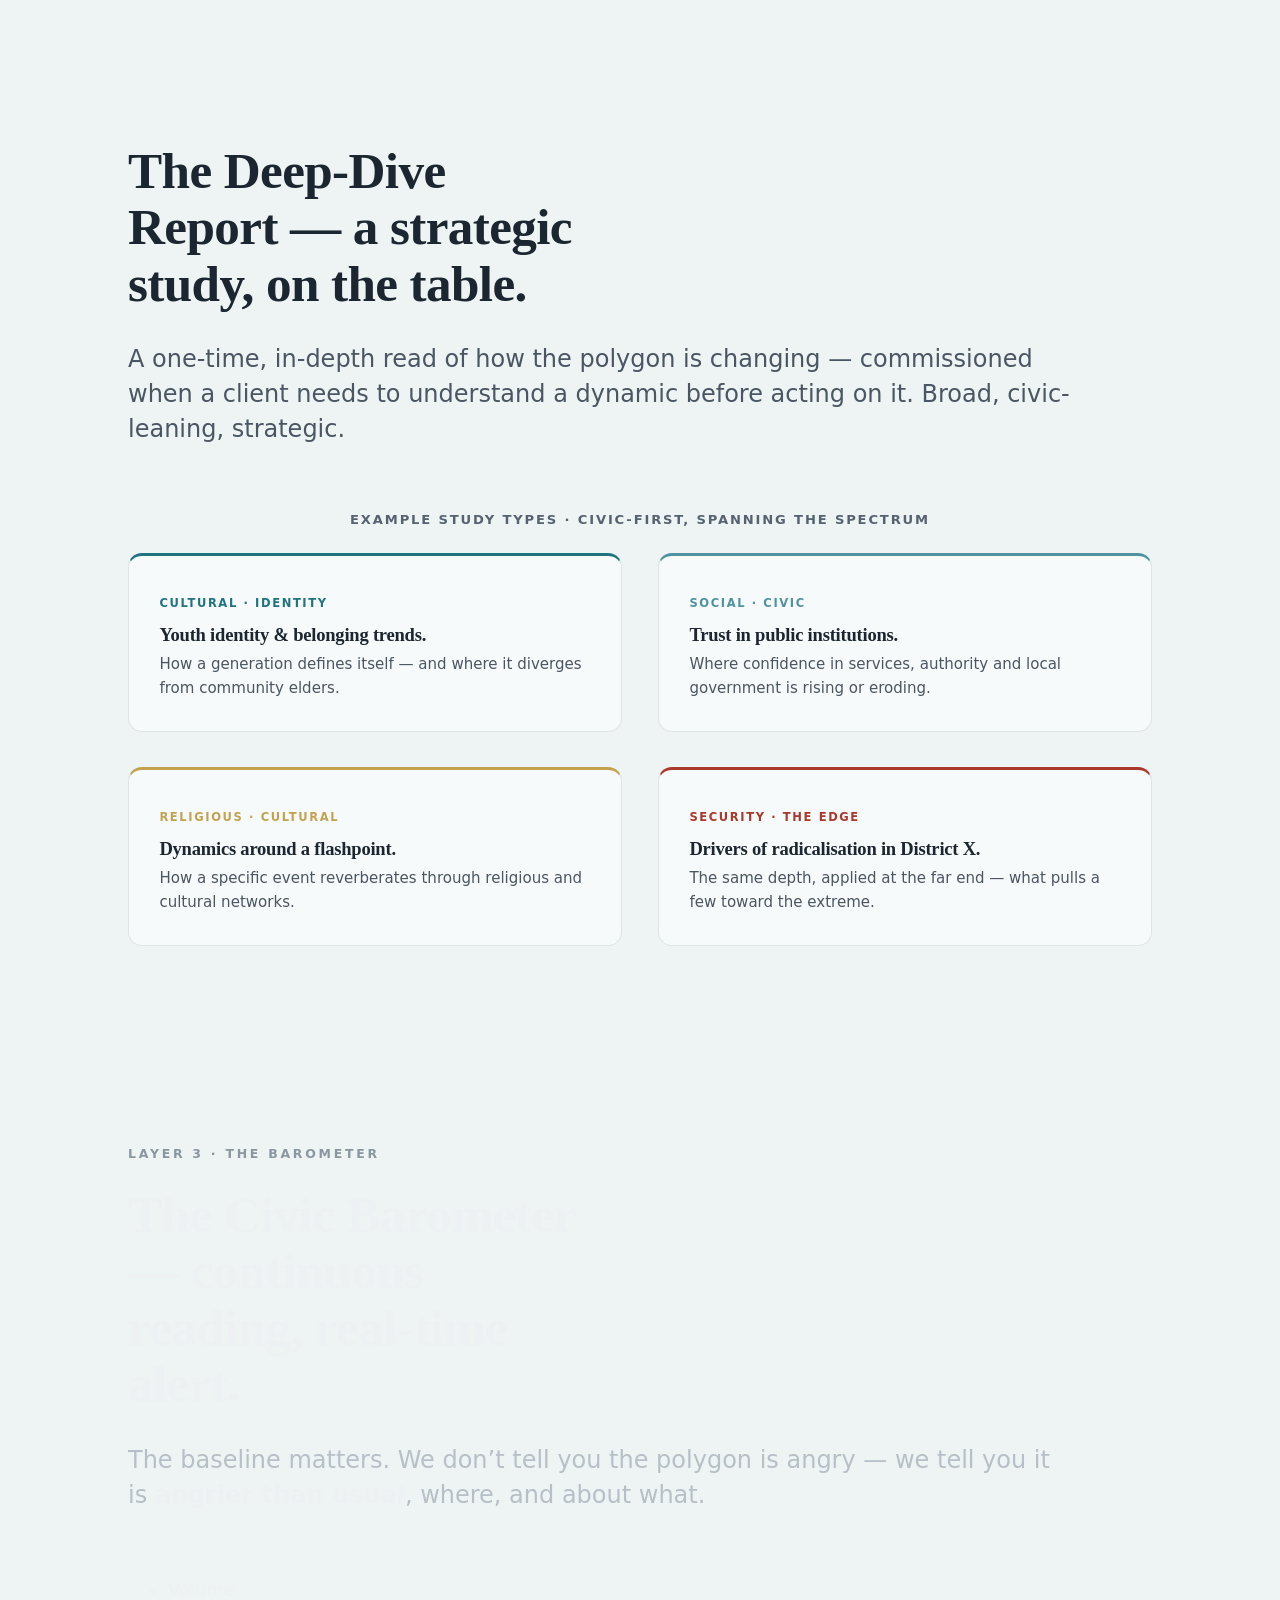
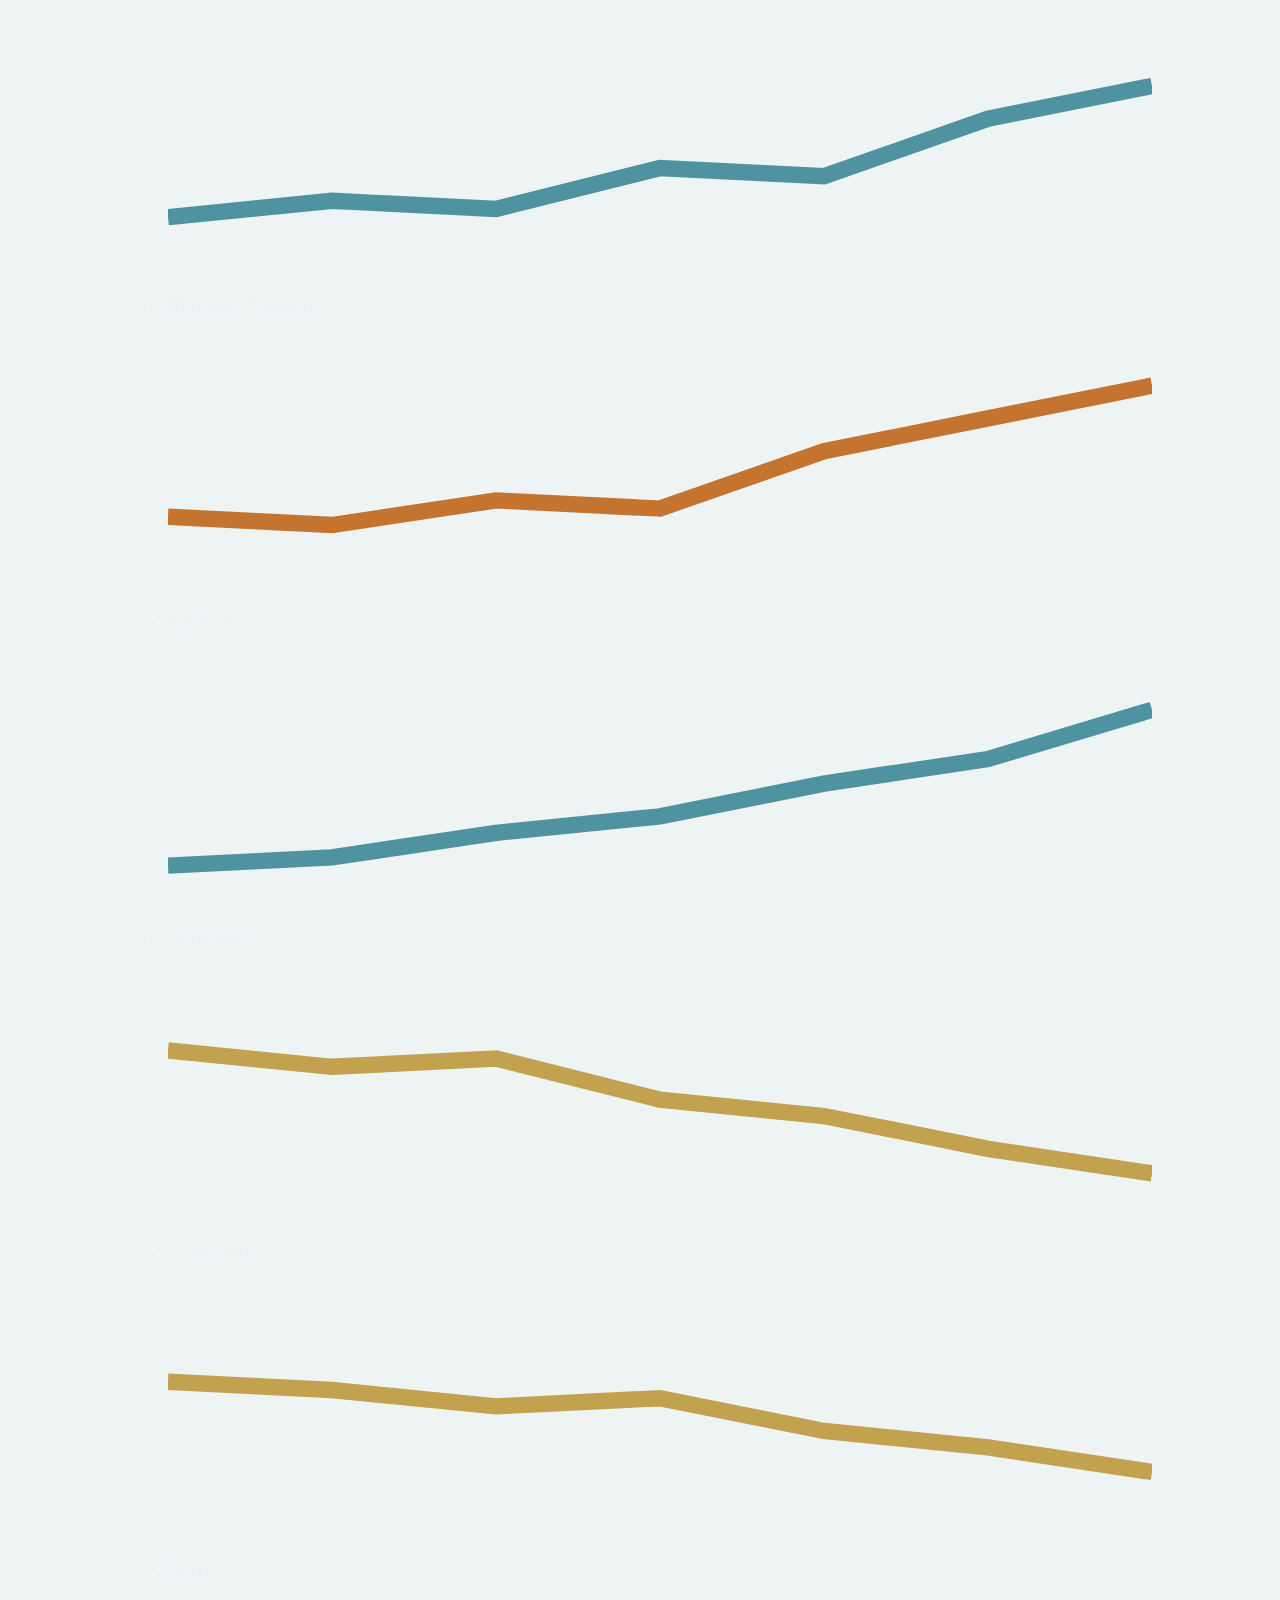
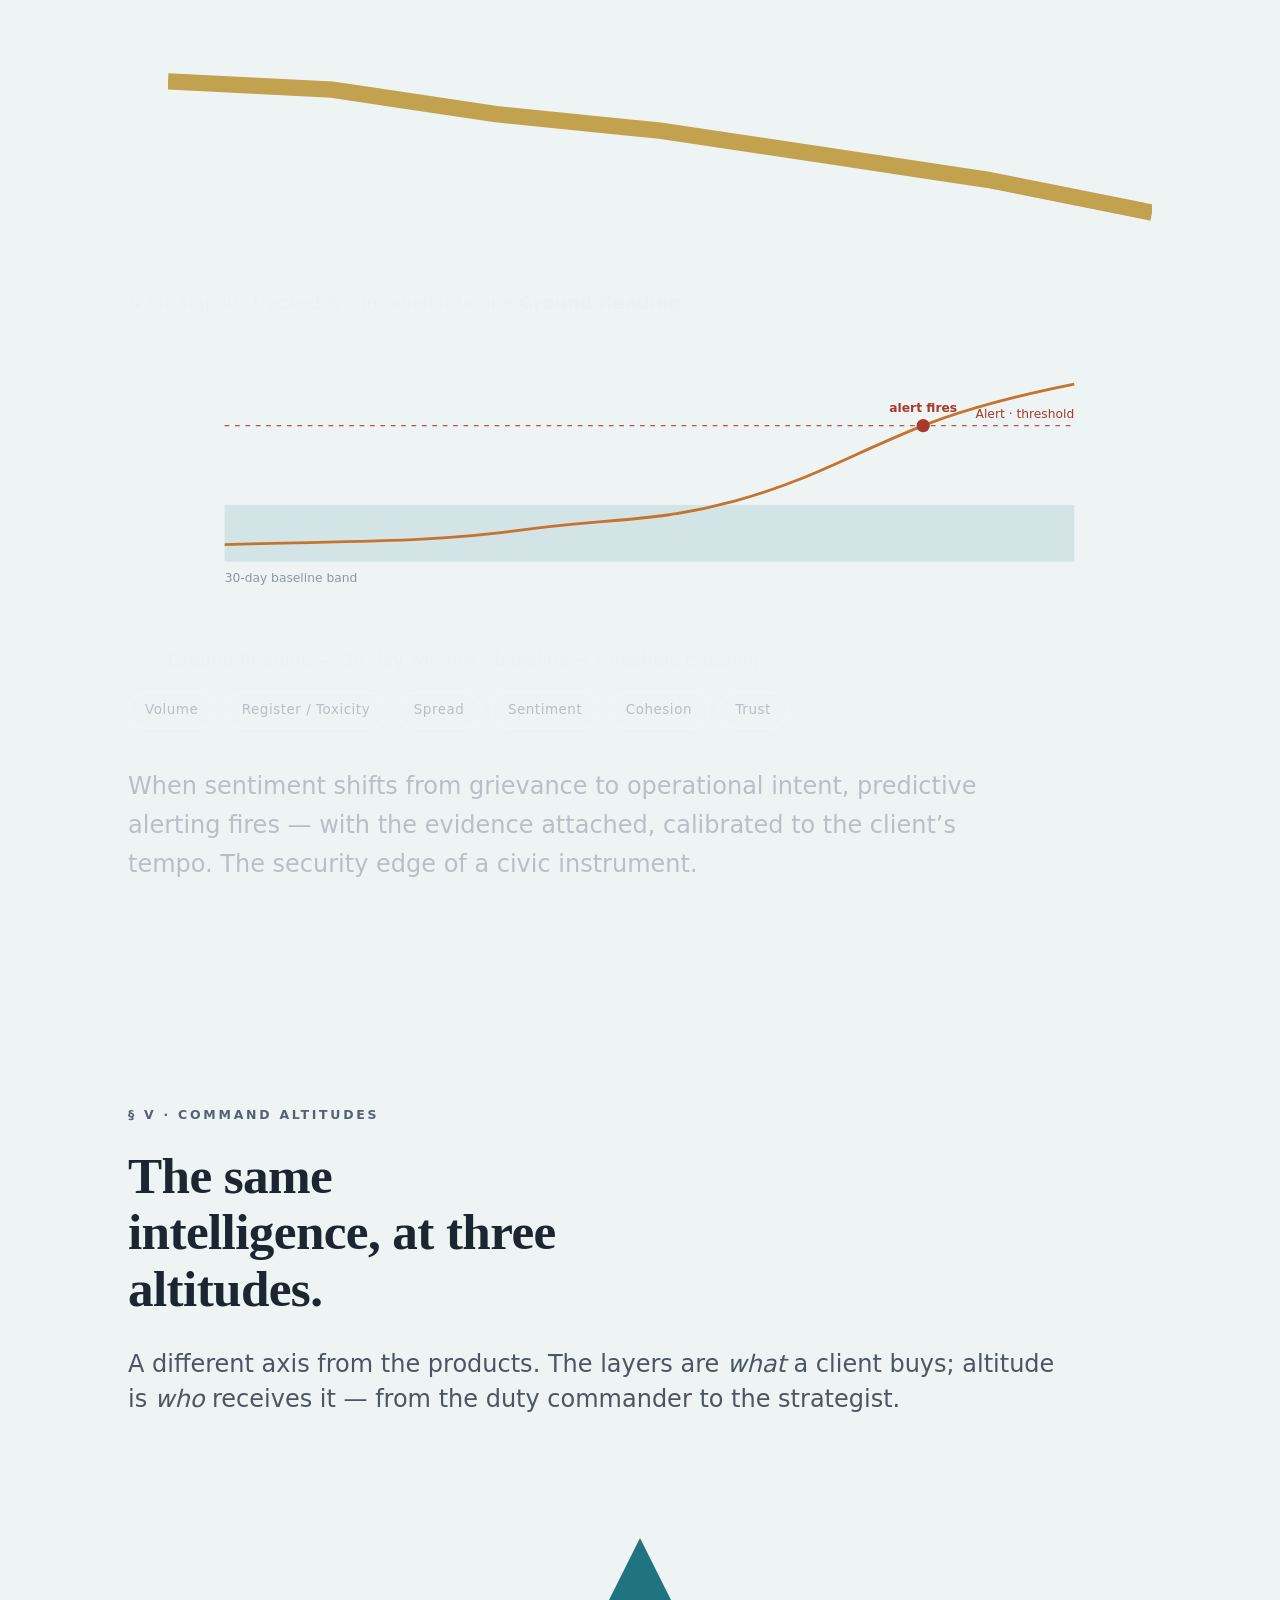
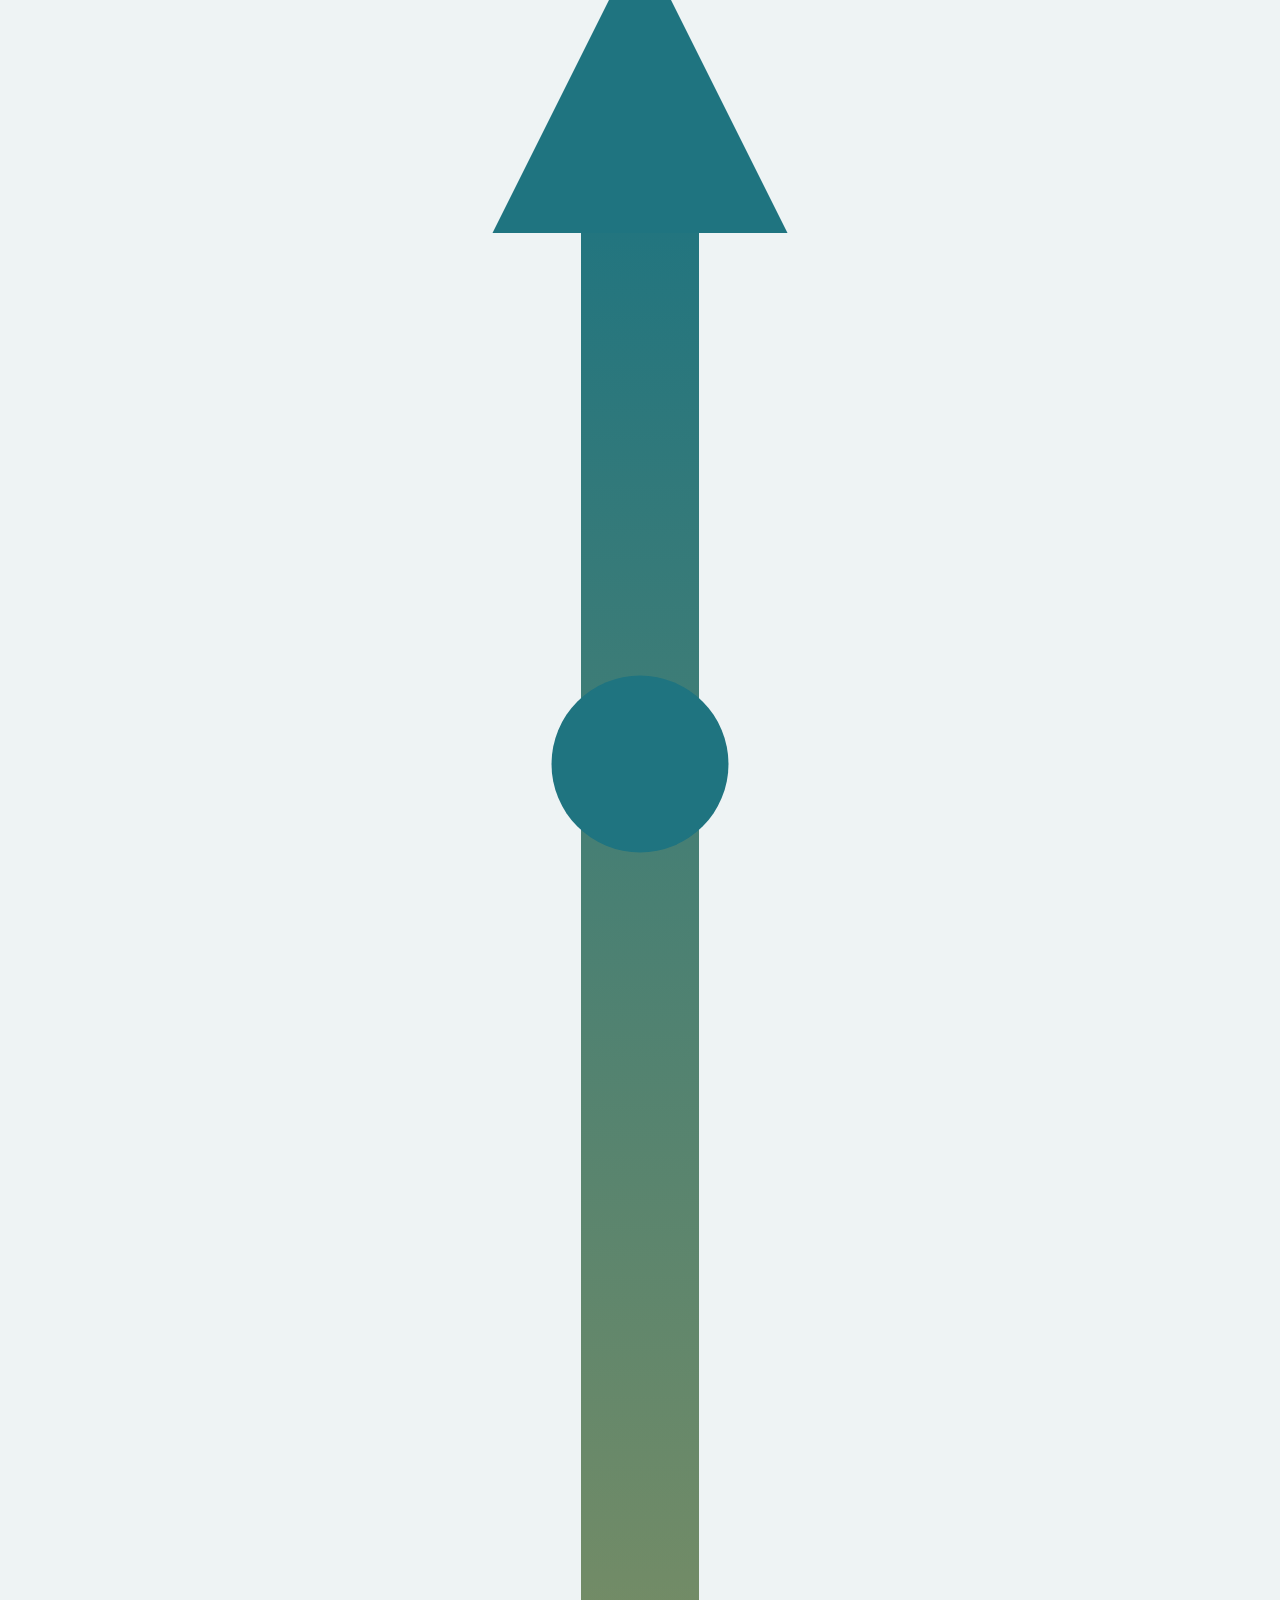
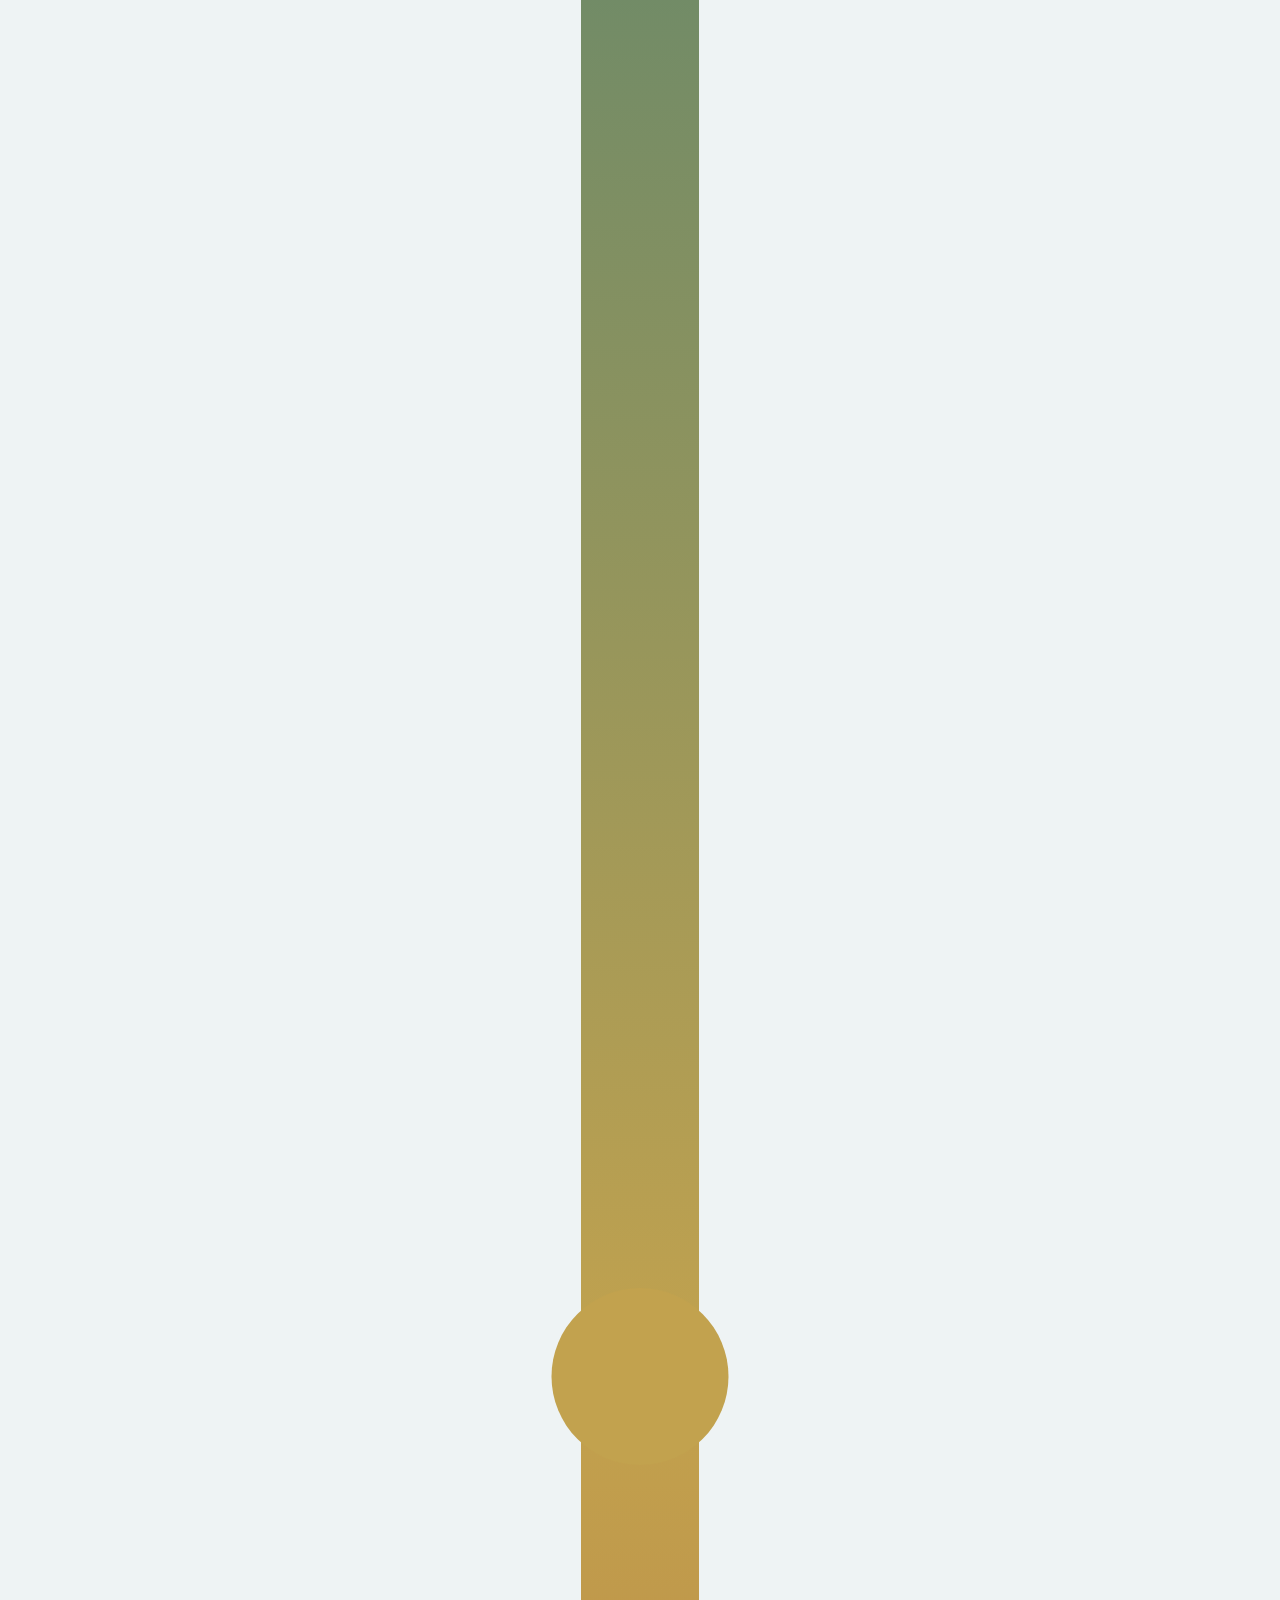
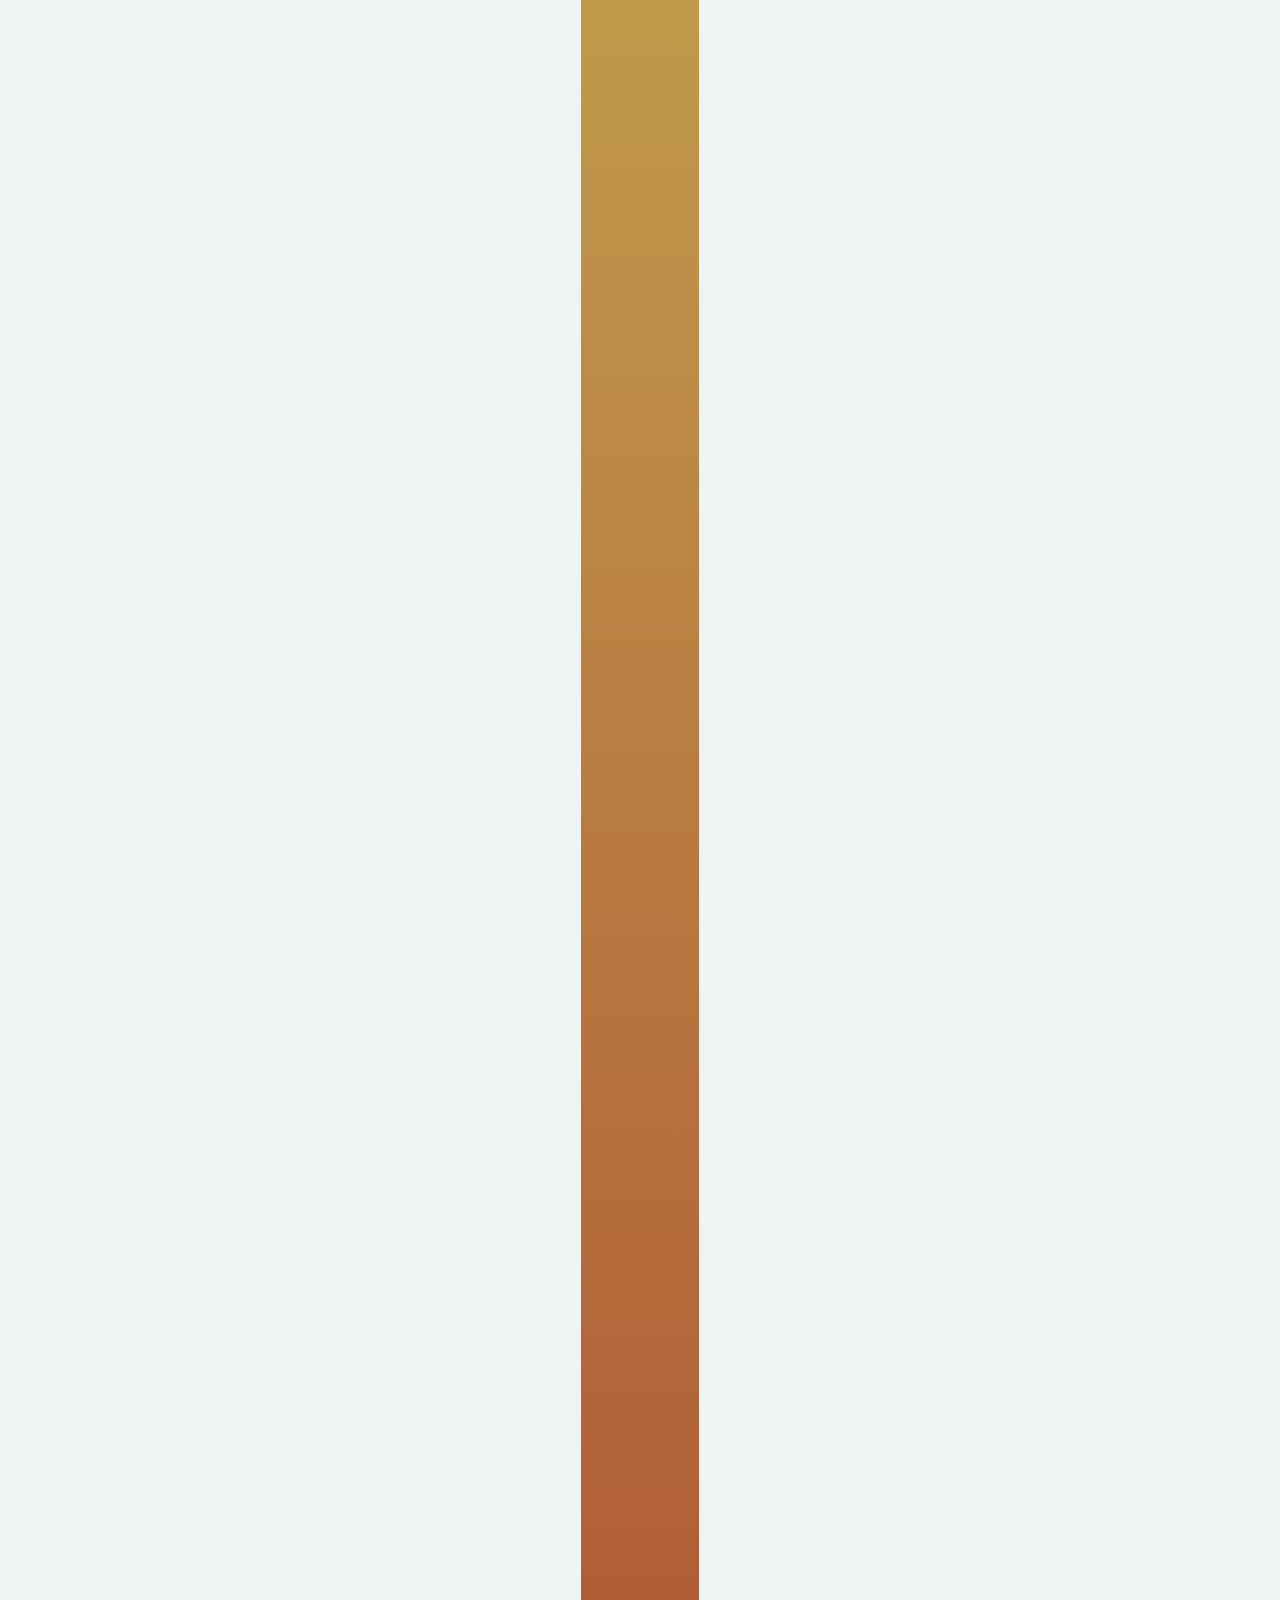
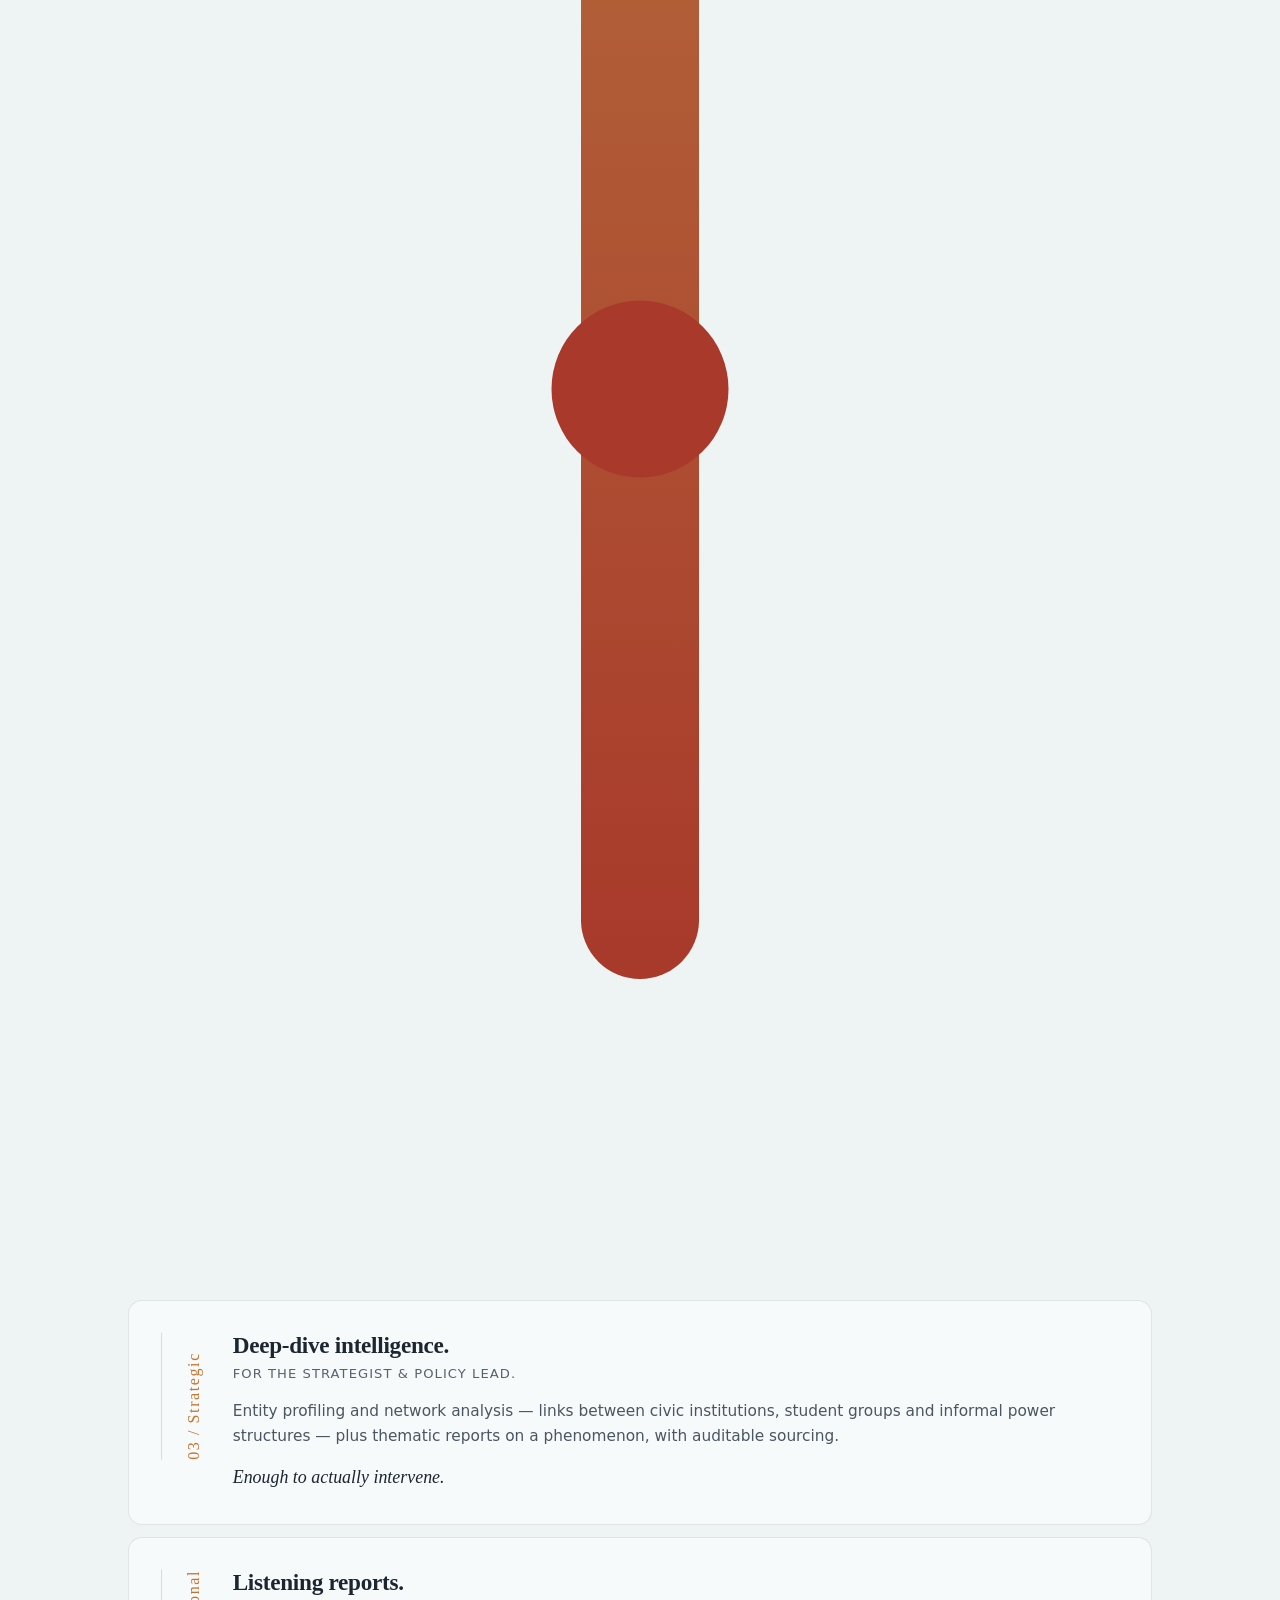
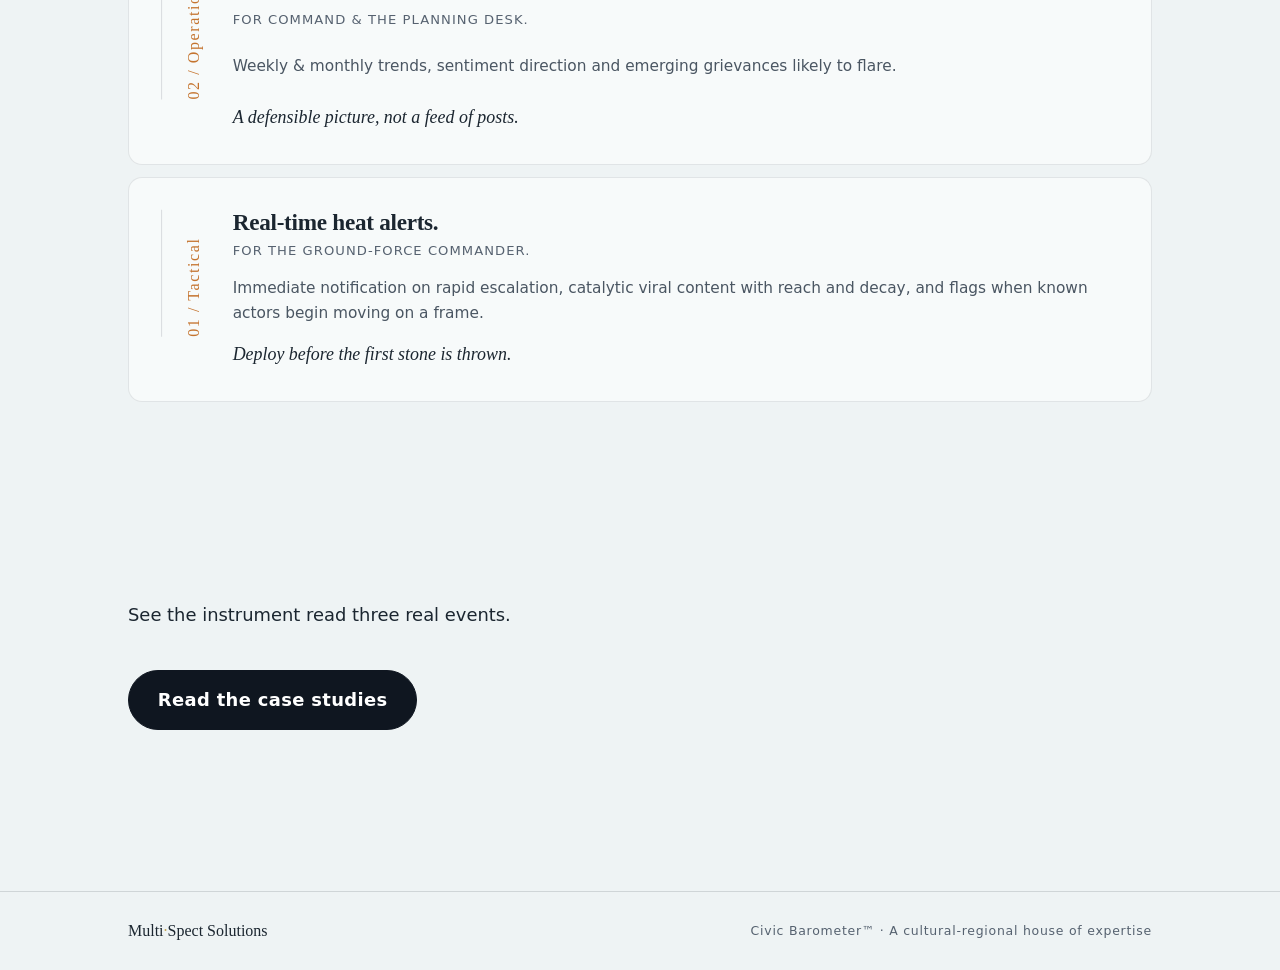
<file: products.html>
<!DOCTYPE html>
<html lang="en">
<head>
  <meta charset="UTF-8" />
  <meta name="viewport" content="width=device-width, initial-scale=1.0" />
  <title>Products — Multispect Solutions | Polygon · Deep-Dive · Civic Barometer</title>
  <meta name="description" content="Three products on one spectrum: the Polygon (full-spectrum mapping / digital twin), the Deep-Dive Report (one-time strategic study), and the Civic Barometer (continuous ground reading and alerting) — delivered at three command altitudes." />
  <link rel="canonical" href="https://taltunik.github.io/multispect/products.html" />
  <meta property="og:type" content="article" />
  <meta property="og:title" content="Products — Multispect Solutions" />
  <meta property="og:description" content="Polygon, Deep-Dive Report and Civic Barometer — three products, one spectrum, three command altitudes." />
  <meta property="og:site_name" content="Multispect Solutions" />
  <meta property="og:url" content="https://taltunik.github.io/multispect/products.html" />
  <meta property="og:image" content="assets/img/og-cover.jpg" />
  <meta name="twitter:card" content="summary_large_image" />
  <link rel="stylesheet" href="styles.css" />
</head>

<body data-page="products">
  <div id="bg-layer" aria-hidden="true"><div id="bg-gradient" aria-hidden="true"></div></div>
  <a class="skip-link" href="#products-intro">Skip to content</a>

  <header class="nav" id="nav">
    <div class="nav__inner">
      <a class="nav__brand" href="index.html" aria-label="Multispect Solutions — home"><span class="nav__mark">Multi<span class="nav__mark-dot">·</span>Spect</span><span class="nav__tag">Solutions</span></a>
      <button class="nav__toggle" id="navToggle" aria-expanded="false" aria-controls="navMenu" aria-label="Open menu"><span></span><span></span><span></span></button>
      <nav class="nav__menu" id="navMenu" aria-label="Primary"><ul>
        <li><a href="method.html" data-nav="method">Method</a></li>
        <li><a href="products.html" data-nav="products">Products</a></li>
        <li><a href="cases.html" data-nav="cases">Case Studies</a></li>
        <li><a href="why.html" data-nav="why">Why Us</a></li>
        <li><a href="about.html" data-nav="about">About</a></li>
        <li><a href="index.html#contact" class="nav__cta" data-nav="contact">Contact</a></li>
      </ul></nav>
    </div>
  </header>

  <main>
    <!-- INTRO -->
    <section id="products-intro" class="section section--intro theme-light" data-tone="products-intro">
      <div class="wrap">
        <p class="intro__eyebrow" data-reveal>Products · One Instrument, Three Layers</p>
        <h1 class="intro__title" data-reveal>Three products. One spectrum.</h1>
        <p class="intro__lede" data-reveal>Each product spans the whole civic–security scale — they differ in depth and cadence, not in coverage. Enter at any layer; move between them. The same intelligence is then delivered at three command altitudes.</p>
      </div>
    </section>

    <!-- POLYGON -->
    <section id="polygon" class="section theme-light" data-tone="polygon">
      <div class="wrap">
        <p class="kicker" data-reveal>Layer 1 · The Method</p>
        <h2 class="section__title" data-reveal>The Polygon — full-spectrum mapping.</h2>
        <p class="section__lede" data-reveal>We define the Area of Responsibility — a district, a city, or a specific neighbourhood — and map the entire ecosystem of voices, places and institutions before a single reading goes live.</p>

        <!-- GRAPHIC: digital-twin actor network -->
        <figure class="graphic" data-reveal>
          <svg viewBox="0 0 1000 360" role="img" aria-labelledby="twinTitle">
            <title id="twinTitle">A digital-twin actor network linking digital channels, human voices and institutions around a community core</title>
            <g stroke="var(--line-strong)" stroke-width="1">
              <line x1="180" y1="90" x2="500" y2="180" /><line x1="170" y1="280" x2="500" y2="180" />
              <line x1="820" y1="90" x2="500" y2="180" /><line x1="830" y1="280" x2="500" y2="180" />
              <line x1="500" y1="60" x2="500" y2="180" /><line x1="500" y1="300" x2="500" y2="180" />
              <line x1="180" y1="90" x2="500" y2="60" /><line x1="820" y1="280" x2="830" y2="280" />
              <line x1="180" y1="280" x2="180" y2="90" /><line x1="820" y1="90" x2="500" y2="60" />
            </g>
            <g>
              <circle cx="500" cy="180" r="20" fill="var(--spec-3)" />
              <text x="500" y="216" font-size="13" text-anchor="middle" fill="var(--text-soft)">Community core</text>
              <circle cx="180" cy="90" r="11" fill="var(--spec-2)" /><circle cx="180" cy="280" r="11" fill="var(--spec-2)" /><circle cx="500" cy="60" r="11" fill="var(--spec-2)" />
              <circle cx="820" cy="90" r="11" fill="var(--spec-4)" /><circle cx="830" cy="280" r="11" fill="var(--spec-4)" /><circle cx="500" cy="300" r="11" fill="var(--spec-4)" />
            </g>
            <g font-size="13" fill="var(--text-faint)">
              <circle cx="60" cy="332" r="7" fill="var(--spec-2)" /><text x="74" y="337">Digital — channels, groups, trends</text>
              <circle cx="430" cy="332" r="7" fill="var(--spec-3)" /><text x="444" y="337">Human — voices that move opinion</text>
              <circle cx="800" cy="332" r="7" fill="var(--spec-4)" /><text x="814" y="337">Institutional — bodies &amp; networks</text>
            </g>
          </svg>
          <figcaption>Voices · Places · Institutions — mapped at their intersection</figcaption>
        </figure>

        <div class="cols cols--3 actor-rows">
          <article class="card card--tinted" data-reveal style="--band:var(--spec-2)"><h3>Digital</h3><p>Relevant local Telegram channels, WhatsApp groups, TikTok trends, Facebook community pages, and local news forums.</p></article>
          <article class="card card--tinted" data-reveal style="--band:var(--spec-3)"><h3>Human</h3><p>Clerics, educators, business and community leaders, neighbourhood elders and key voices — anyone who can move opinion within the polygon.</p></article>
          <article class="card card--tinted" data-reveal style="--band:var(--spec-4)"><h3>Institutional</h3><p>Religious, educational, charitable and civic bodies; student unions and political cells; and the informal power structures and funding networks that shape the ground.</p></article>
        </div>
      </div>
    </section>

    <!-- DEEP-DIVE -->
    <section id="deepdive" class="section theme-light" data-tone="deepdive">
      <div class="wrap">
        <p class="kicker" data-reveal>Layer 2 · The Deep-Dive</p>
        <h2 class="section__title" data-reveal>The Deep-Dive Report — a strategic study, on the table.</h2>
        <p class="section__lede" data-reveal>A one-time, in-depth read of how the polygon is changing — commissioned when a client needs to understand a dynamic before acting on it. Broad, civic-leaning, strategic.</p>

        <p class="eyebrow eyebrow--center" data-reveal>Example study types · civic-first, spanning the spectrum</p>
        <div class="cols cols--2 studies">
          <article class="study" data-reveal style="--band:var(--spec-1)"><span class="study__tag">Cultural · Identity</span><h3>Youth identity &amp; belonging trends.</h3><p>How a generation defines itself — and where it diverges from community elders.</p></article>
          <article class="study" data-reveal style="--band:var(--spec-2)"><span class="study__tag">Social · Civic</span><h3>Trust in public institutions.</h3><p>Where confidence in services, authority and local government is rising or eroding.</p></article>
          <article class="study" data-reveal style="--band:var(--spec-3)"><span class="study__tag">Religious · Cultural</span><h3>Dynamics around a flashpoint.</h3><p>How a specific event reverberates through religious and cultural networks.</p></article>
          <article class="study" data-reveal style="--band:var(--spec-5)"><span class="study__tag">Security · The Edge</span><h3>Drivers of radicalisation in District X.</h3><p>The same depth, applied at the far end — what pulls a few toward the extreme.</p></article>
        </div>
      </div>
    </section>

    <!-- BAROMETER (dark / warm centerpiece) -->
    <section id="barometer" class="section section--edge theme-dark" data-tone="barometer">
      <div class="wrap">
        <p class="kicker" data-reveal>Layer 3 · The Barometer</p>
        <h2 class="section__title" data-reveal>The Civic Barometer — continuous reading, real-time alert.</h2>
        <p class="section__lede" data-reveal>The baseline matters. We don’t tell you the polygon is angry — we tell you it is <strong>angrier than usual</strong>, where, and about what.</p>

        <!-- GRAPHIC: six metric sparklines combining into one ground reading -->
        <ul class="metrics" data-reveal>
          <li class="metric"><span class="metric__name">Volume</span><svg viewBox="0 0 120 34" preserveAspectRatio="none" aria-hidden="true"><polyline points="0,26 20,24 40,25 60,20 80,21 100,14 120,10" fill="none" stroke="var(--spec-2)" stroke-width="2"/></svg></li>
          <li class="metric"><span class="metric__name">Register / Toxicity</span><svg viewBox="0 0 120 34" preserveAspectRatio="none" aria-hidden="true"><polyline points="0,24 20,25 40,22 60,23 80,16 100,12 120,8" fill="none" stroke="var(--spec-4)" stroke-width="2"/></svg></li>
          <li class="metric"><span class="metric__name">Spread</span><svg viewBox="0 0 120 34" preserveAspectRatio="none" aria-hidden="true"><polyline points="0,28 20,27 40,24 60,22 80,18 100,15 120,9" fill="none" stroke="var(--spec-2)" stroke-width="2"/></svg></li>
          <li class="metric"><span class="metric__name">Sentiment</span><svg viewBox="0 0 120 34" preserveAspectRatio="none" aria-hidden="true"><polyline points="0,12 20,14 40,13 60,18 80,20 100,24 120,27" fill="none" stroke="var(--spec-3)" stroke-width="2"/></svg></li>
          <li class="metric"><span class="metric__name">Cohesion</span><svg viewBox="0 0 120 34" preserveAspectRatio="none" aria-hidden="true"><polyline points="0,14 20,15 40,17 60,16 80,20 100,22 120,25" fill="none" stroke="var(--spec-3)" stroke-width="2"/></svg></li>
          <li class="metric"><span class="metric__name">Trust</span><svg viewBox="0 0 120 34" preserveAspectRatio="none" aria-hidden="true"><polyline points="0,12 20,13 40,16 60,18 80,21 100,24 120,28" fill="none" stroke="var(--spec-3)" stroke-width="2"/></svg></li>
        </ul>
        <p class="metrics__sum" data-reveal><span aria-hidden="true">↳</span> six signals, tracked &amp; combined into one <b>Ground Reading</b></p>

        <!-- GRAPHIC: 30-day ground reading with baseline band + threshold + alert spike -->
        <figure class="graphic" data-reveal>
          <svg viewBox="0 0 1000 320" role="img" aria-labelledby="seriesTitle">
            <title id="seriesTitle">A 30-day ground reading: a signal rising from its baseline band and crossing an alert threshold once</title>
            <rect x="60" y="180" width="900" height="60" fill="var(--spec-2)" opacity="0.16" />
            <text x="60" y="262" font-size="13" fill="var(--text-faint)">30-day baseline band</text>
            <line x1="60" y1="96" x2="960" y2="96" stroke="var(--spec-5)" stroke-width="1.5" stroke-dasharray="5 6" opacity="0.85" />
            <text x="960" y="88" font-size="13" text-anchor="end" fill="var(--spec-5)">Alert · threshold</text>
            <path d="M60,222 C200,218 280,220 380,206 C470,194 520,198 600,176 C680,154 720,128 800,96 C840,80 900,64 960,52"
                  fill="none" stroke="var(--spec-4)" stroke-width="3" />
            <circle cx="800" cy="96" r="7" fill="var(--spec-5)" />
            <text x="800" y="82" font-size="13" text-anchor="middle" fill="var(--spec-5)" font-weight="600">alert fires</text>
          </svg>
          <figcaption>Ground Reading — 30-day window · baseline → threshold crossing</figcaption>
        </figure>

        <ul class="signals" data-reveal>
          <li>Volume</li><li>Register / Toxicity</li><li>Spread</li><li>Sentiment</li><li>Cohesion</li><li>Trust</li>
        </ul>
        <p class="section__close" data-reveal>When sentiment shifts from grievance to operational intent, predictive alerting fires — with the evidence attached, calibrated to the client’s tempo. The security edge of a civic instrument.</p>
      </div>
    </section>

    <!-- COMMAND ALTITUDES -->
    <section id="altitudes" class="section theme-light" data-tone="altitudes">
      <div class="wrap">
        <p class="kicker" data-reveal>§ V · Command Altitudes</p>
        <h2 class="section__title" data-reveal>The same intelligence, at three altitudes.</h2>
        <p class="section__lede" data-reveal>A different axis from the products. The layers are <em>what</em> a client buys; altitude is <em>who</em> receives it — from the duty commander to the strategist.</p>

        <div class="altichart">
          <!-- GRAPHIC: vertical altitude axis -->
          <figure class="altichart__axis" data-reveal aria-hidden="false">
            <svg viewBox="0 0 64 420" preserveAspectRatio="none" role="img" aria-labelledby="altTitle">
              <title id="altTitle">A vertical altitude axis rising from tactical, through operational, to strategic</title>
              <defs><linearGradient id="altGrad" x1="0" y1="1" x2="0" y2="0"><stop offset="0" stop-color="var(--spec-5)"/><stop offset="0.5" stop-color="var(--spec-3)"/><stop offset="1" stop-color="var(--spec-1)"/></linearGradient></defs>
              <rect x="28" y="20" width="8" height="380" rx="4" fill="url(#altGrad)" />
              <polygon points="32,4 22,24 42,24" fill="var(--spec-1)" />
              <circle cx="32" cy="60" r="6" fill="var(--spec-1)" /><circle cx="32" cy="210" r="6" fill="var(--spec-3)" /><circle cx="32" cy="360" r="6" fill="var(--spec-5)" />
            </svg>
          </figure>
          <div class="altitudes">
            <article class="altitude" data-reveal><span class="altitude__level">03 / Strategic</span><h3>Deep-dive intelligence.</h3><p class="altitude__for">For the strategist &amp; policy lead.</p><p>Entity profiling and network analysis — links between civic institutions, student groups and informal power structures — plus thematic reports on a phenomenon, with auditable sourcing.</p><p class="altitude__note">Enough to actually intervene.</p></article>
            <article class="altitude" data-reveal><span class="altitude__level">02 / Operational</span><h3>Listening reports.</h3><p class="altitude__for">For command &amp; the planning desk.</p><p>Weekly &amp; monthly trends, sentiment direction and emerging grievances likely to flare.</p><p class="altitude__note">A defensible picture, not a feed of posts.</p></article>
            <article class="altitude" data-reveal><span class="altitude__level">01 / Tactical</span><h3>Real-time heat alerts.</h3><p class="altitude__for">For the ground-force commander.</p><p>Immediate notification on rapid escalation, catalytic viral content with reach and decay, and flags when known actors begin moving on a frame.</p><p class="altitude__note">Deploy before the first stone is thrown.</p></article>
          </div>
        </div>
      </div>
    </section>

    <section class="section endcta theme-light" data-tone="products-intro">
      <div class="wrap">
        <p class="endcta__lede" data-reveal>See the instrument read three real events.</p>
        <a class="btn" href="cases.html" data-reveal>Read the case studies</a>
      </div>
    </section>

    <footer class="footer"><div class="wrap footer__inner"><span class="footer__brand">Multi<span class="nav__mark-dot">·</span>Spect Solutions</span><span class="footer__note">Civic Barometer™ · A cultural-regional house of expertise</span></div></footer>
  </main>
  <script src="main.js" defer></script>
</body>
</html>
</file>
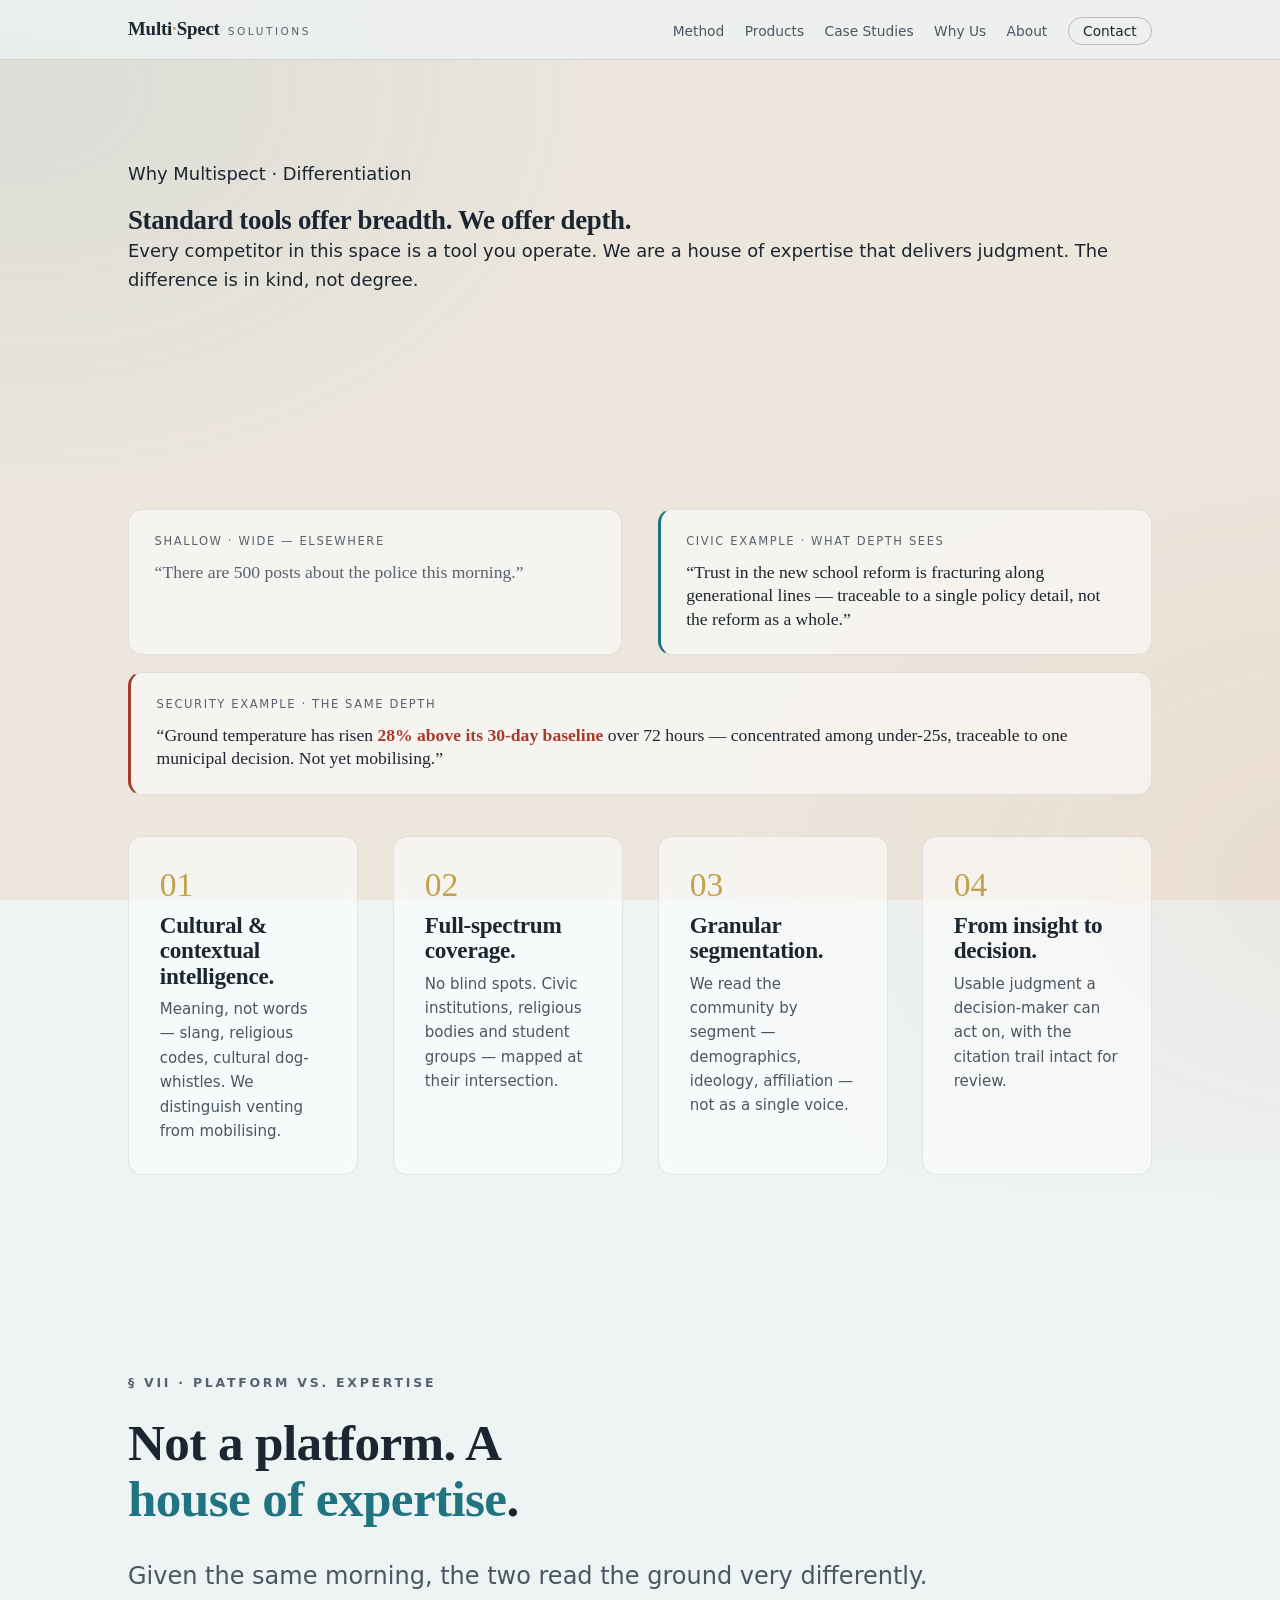
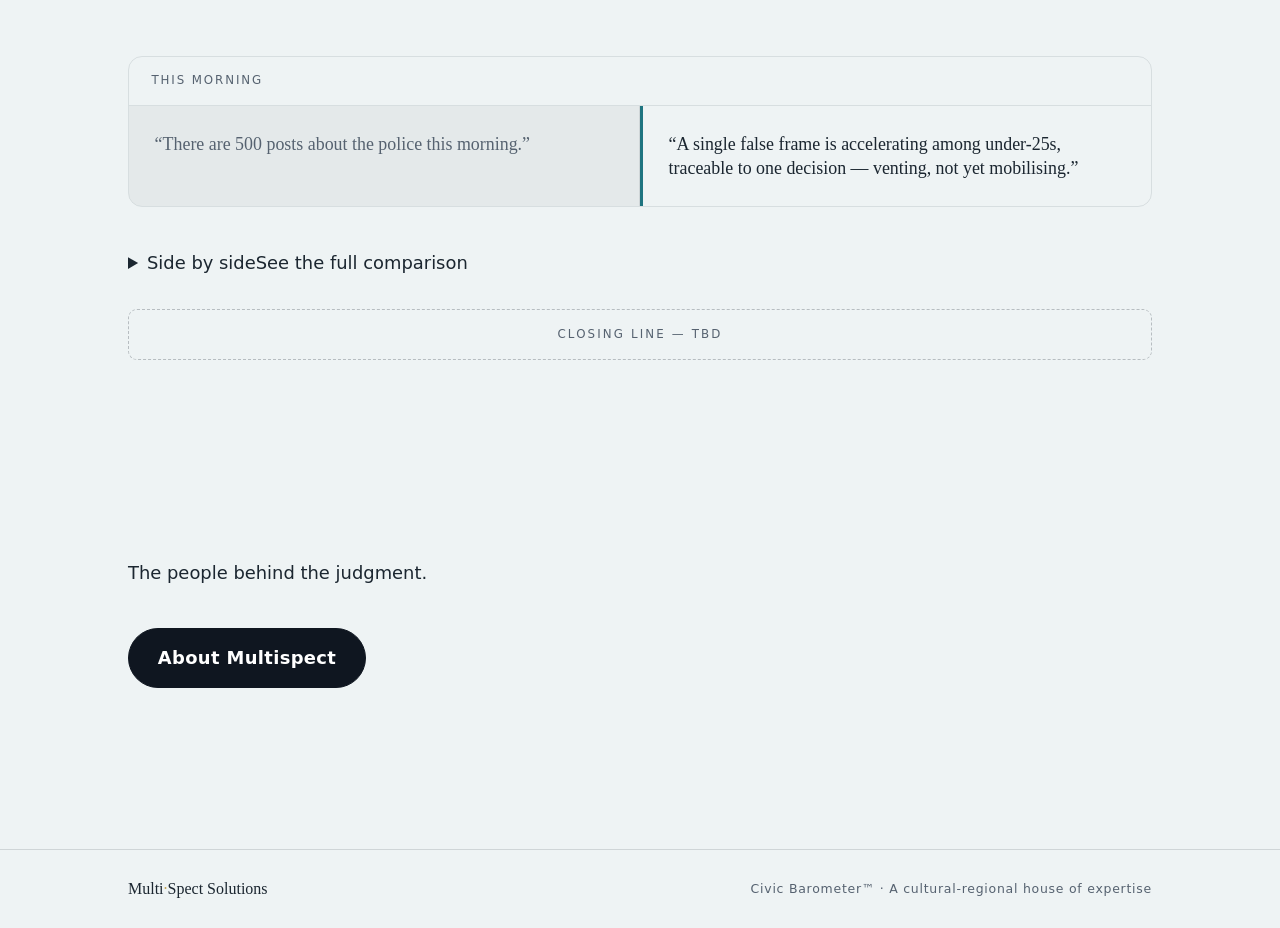
<file: why.html>
<!DOCTYPE html>
<html lang="en">
<head>
  <meta charset="UTF-8" />
  <meta name="viewport" content="width=device-width, initial-scale=1.0" />
  <title>Why Multispect | Standard tools offer breadth. We offer depth.</title>
  <meta name="description" content="An OSINT platform is a tool you operate. Multispect is a cultural-regional house of expertise that delivers judgment. The full platform-vs-expertise comparison and the four differentiators." />
  <link rel="canonical" href="https://taltunik.github.io/multispect/why.html" />
  <meta property="og:type" content="article" />
  <meta property="og:title" content="Why Multispect" />
  <meta property="og:description" content="Not a platform. A house of expertise — the full comparison and the four differentiators." />
  <meta property="og:site_name" content="Multispect Solutions" />
  <meta property="og:url" content="https://taltunik.github.io/multispect/why.html" />
  <meta property="og:image" content="assets/img/og-cover.jpg" />
  <meta name="twitter:card" content="summary_large_image" />
  <link rel="stylesheet" href="styles.css" />
</head>

<body data-page="why">
  <div id="bg-layer" aria-hidden="true"><div id="bg-gradient" aria-hidden="true"></div></div>
  <a class="skip-link" href="#why-intro">Skip to content</a>

  <header class="nav" id="nav">
    <div class="nav__inner">
      <a class="nav__brand" href="index.html" aria-label="Multispect Solutions — home"><span class="nav__mark">Multi<span class="nav__mark-dot">·</span>Spect</span><span class="nav__tag">Solutions</span></a>
      <button class="nav__toggle" id="navToggle" aria-expanded="false" aria-controls="navMenu" aria-label="Open menu"><span></span><span></span><span></span></button>
      <nav class="nav__menu" id="navMenu" aria-label="Primary"><ul>
        <li><a href="method.html" data-nav="method">Method</a></li>
        <li><a href="products.html" data-nav="products">Products</a></li>
        <li><a href="cases.html" data-nav="cases">Case Studies</a></li>
        <li><a href="why.html" data-nav="why">Why Us</a></li>
        <li><a href="about.html" data-nav="about">About</a></li>
        <li><a href="index.html#contact" class="nav__cta" data-nav="contact">Contact</a></li>
      </ul></nav>
    </div>
  </header>

  <main>
    <section id="why-intro" class="section section--intro theme-light" data-tone="why-intro">
      <div class="wrap">
        <p class="intro__eyebrow" data-reveal>Why Multispect · Differentiation</p>
        <h1 class="intro__title" data-reveal>Standard tools offer breadth. We offer depth.</h1>
        <p class="intro__lede" data-reveal>Every competitor in this space is a tool you operate. We are a house of expertise that delivers judgment. The difference is in kind, not degree.</p>
      </div>
    </section>

    <!-- DIFFERENTIATORS + WORKED EXAMPLES -->
    <section id="why" class="section theme-light" data-tone="why">
      <div class="wrap">
        <div class="cols cols--2 worked" data-reveal>
          <div class="worked__item"><span class="worked__tag">Shallow · wide — elsewhere</span><p class="worked__shallow">“There are 500 posts about the police this morning.”</p></div>
          <div class="worked__item worked__item--civic"><span class="worked__tag">Civic example · what depth sees</span><p>“Trust in the new school reform is fracturing along generational lines — traceable to a single policy detail, not the reform as a whole.”</p></div>
        </div>
        <div class="worked worked--single" data-reveal>
          <div class="worked__item worked__item--security"><span class="worked__tag">Security example · the same depth</span><p>“Ground temperature has risen <strong>28% above its 30-day baseline</strong> over 72 hours — concentrated among under-25s, traceable to one municipal decision. Not yet mobilising.”</p></div>
        </div>

        <div class="cols cols--4 diffs">
          <article class="card" data-reveal><span class="card__no">01</span><h3>Cultural &amp; contextual intelligence.</h3><p>Meaning, not words — slang, religious codes, cultural dog-whistles. We distinguish venting from mobilising.</p></article>
          <article class="card" data-reveal><span class="card__no">02</span><h3>Full-spectrum coverage.</h3><p>No blind spots. Civic institutions, religious bodies and student groups — mapped at their intersection.</p></article>
          <article class="card" data-reveal><span class="card__no">03</span><h3>Granular segmentation.</h3><p>We read the community by segment — demographics, ideology, affiliation — not as a single voice.</p></article>
          <article class="card" data-reveal><span class="card__no">04</span><h3>From insight to decision.</h3><p>Usable judgment a decision-maker can act on, with the citation trail intact for review.</p></article>
        </div>
      </div>
    </section>

    <!-- PLATFORM VS HOUSE OF EXPERTISE -->
    <section id="platform" class="section theme-light" data-tone="platform">
      <div class="wrap">
        <p class="kicker" data-reveal>§ VII · Platform vs. Expertise</p>
        <h2 class="section__title" data-reveal>Not a platform. A <span class="accent">house of expertise</span>.</h2>
        <p class="section__lede" data-reveal>Given the same morning, the two read the ground very differently.</p>

        <div class="morning" data-reveal>
          <p class="morning__label">This morning</p>
          <div class="morning__pair">
            <blockquote class="morning__shallow">“There are 500 posts about the police this morning.”</blockquote>
            <blockquote class="morning__deep">“A single false frame is accelerating among under-25s, traceable to one decision — venting, not yet mobilising.”</blockquote>
          </div>
        </div>

        <details class="acc" data-reveal>
          <summary><span class="acc__sum-left"><span class="acc__tag">Side by side</span>See the full comparison</span><span class="acc__chev" aria-hidden="true"></span></summary>
          <div class="acc__body">
            <div class="compare">
              <div class="compare__head">
                <span class="compare__col compare__col--cold">An OSINT platform — what it gives you</span>
                <span class="compare__col compare__col--warm">Multispect — a cultural-regional house of expertise</span>
              </div>
              <dl class="compare__rows">
                <div class="compare__row"><dt>What it is</dt><dd class="cold">A SaaS tool you operate</dd><dd class="warm">A house of expertise that delivers an assessment</dd></div>
                <div class="compare__row"><dt>What it reads</dt><dd class="cold">Words, keywords, volume, geotags</dd><dd class="warm">Meaning — register, religious allusion, in-group idiom</dd></div>
                <div class="compare__row"><dt>The cultural layer</dt><dd class="cold">Machine translation across many languages</dd><dd class="warm">Native regional analysts reading one place in depth</dd></div>
                <div class="compare__row"><dt>What it tells you</dt><dd class="cold">That something is being discussed</dd><dd class="warm">What it means, who is moving it, whether anyone will act</dd></div>
                <div class="compare__row"><dt>Signal vs. noise</dt><dd class="cold">Surfaces volume; cannot tell venting from mobilising</dd><dd class="warm">Distinguishes venting from mobilising, grievance from genuine shift</dd></div>
                <div class="compare__row"><dt>Output</dt><dd class="cold">A dashboard and a data feed</dd><dd class="warm">A human-authored assessment with auditable sourcing</dd></div>
                <div class="compare__row"><dt>Coverage shape</dt><dd class="cold">Broad, shallow, global</dd><dd class="warm">Deep, narrow, region-native</dd></div>
              </dl>
            </div>
          </div>
        </details>

        <!-- CLOSING LINE — TBD: intentionally empty placeholder; do not invent copy -->
        <p class="closing-tbd" data-reveal data-placeholder="CLOSING LINE — TBD"></p>
      </div>
    </section>

    <section class="section endcta theme-light" data-tone="why-intro">
      <div class="wrap">
        <p class="endcta__lede" data-reveal>The people behind the judgment.</p>
        <a class="btn" href="about.html" data-reveal>About Multispect</a>
      </div>
    </section>

    <footer class="footer"><div class="wrap footer__inner"><span class="footer__brand">Multi<span class="nav__mark-dot">·</span>Spect Solutions</span><span class="footer__note">Civic Barometer™ · A cultural-regional house of expertise</span></div></footer>
  </main>
  <script src="main.js" defer></script>
</body>
</html>
</file>
<file: styles.css>
/* =================================================================
   MULTISPECT · CIVIC BAROMETER — styles.css
   A single-page, editorial "house of expertise" site.

   CONTENTS
     0.  Self-hosted fonts (commented; see README)
     1.  Design tokens  — :root  ← retune the palette here
     2.  Reset & base
     3.  Layout primitives (wrap, section, kicker, titles)
     4.  Dynamic background layer
     5.  Sticky nav / TOC
     6.  Spectrum bar component (recurring divider / marker)
     7.  Hero
     8.  Generic blocks: bands, cards, cols, strata
     9.  Section-specific: quote, depth, stack, polygon, deepdive,
         barometer, altitudes, platform-compare, why, cases,
         pillars, principles, contact, footer
     10. Theme: light vs dark sections
     11. Scroll-reveal animation
     12. Responsive
     13. prefers-reduced-motion
   ================================================================= */

/* -----------------------------------------------------------------
   0 · SELF-HOSTED FONTS
   Default uses a refined system stack (zero network deps, renders
   everywhere). To self-host, drop woff2 files in assets/fonts/ and
   uncomment — see README "Fonts".
----------------------------------------------------------------- */
/*
@font-face{font-family:"Display";src:url("assets/fonts/spectral-600.woff2") format("woff2");font-weight:600;font-display:swap;}
@font-face{font-family:"Display";src:url("assets/fonts/spectral-400.woff2") format("woff2");font-weight:400;font-display:swap;}
@font-face{font-family:"Body";src:url("assets/fonts/inter-variable.woff2") format("woff2");font-weight:300 700;font-display:swap;}
*/

/* -----------------------------------------------------------------
   1 · DESIGN TOKENS  — retune the whole site from here
----------------------------------------------------------------- */
:root{
  /* —— Type families —— */
  --font-display: "Display", "Spectral", "Iowan Old Style", "Palatino Linotype", Palatino, Georgia, "Times New Roman", serif;
  --font-body: "Body", "Inter", system-ui, -apple-system, "Segoe UI", Roboto, Helvetica, Arial, sans-serif;

  /* —— THE SPECTRUM (cool civic → warm security) ——
     One conceptual link to the deck: a cool→warm progression.
     These are the only "brand" hues; everything else is neutral. */
  --spec-1: #1f7480;  /* Cultural · Religious — deep teal (coolest) */
  --spec-2: #4f93a0;  /* Social · Civic       — aqua             */
  --spec-3: #c2a24e;  /* Economic             — muted gold (pivot)*/
  --spec-4: #c4742f;  /* Political            — amber            */
  --spec-5: #a8392b;  /* Security             — ember (warm edge)*/
  --spectrum: linear-gradient(90deg,
              var(--spec-1) 0%, var(--spec-2) 25%, var(--spec-3) 50%,
              var(--spec-4) 75%, var(--spec-5) 100%);

  /* —— Civic accent (cool) & signal accent (warm) —— */
  --civic: var(--spec-1);
  --signal: var(--spec-5);

  /* —— Neutral ink scale —— */
  --ink-900:#0f1620;  --ink-800:#16202c;  --ink-700:#1f2c3a;
  --ink-500:#46545f;  --ink-300:#7d8892;  --ink-100:#c8cfd4;

  /* —— Paper (light theme surfaces) —— */
  --paper:#f4f2ec;          /* warm parchment   */
  --paper-cool:#eef3f4;     /* cool civic paper */

  /* —— Semantic, light theme (default) —— */
  --bg:           var(--paper-cool);
  --text:         #1b2630;
  --text-soft:    #4a5662;
  /* ≥4.5:1 (WCAG AA) even on the warmest light tone (#ece2d5) */
  --text-faint:   #566270;
  --line:         rgba(27,38,48,.14);
  --line-strong:  rgba(27,38,48,.26);
  --card-bg:      rgba(255,255,255,.55);
  --card-line:    rgba(27,38,48,.10);

  /* —— Layout —— */
  --maxw: 1120px;
  --maxw-narrow: 760px;
  --gut: clamp(1.1rem, 4vw, 3rem);
  --nav-h: 60px;
  --sec-pad: clamp(4.5rem, 11vh, 9rem);
  --radius: 14px;
  --radius-sm: 9px;

  /* —— Fluid type scale —— */
  --fs-kicker: .78rem;
  --fs-body: clamp(1rem, .96rem + .25vw, 1.12rem);
  --fs-lede: clamp(1.18rem, 1.05rem + .7vw, 1.5rem);
  --fs-h3: clamp(1.18rem, 1.05rem + .6vw, 1.45rem);
  --fs-h2: clamp(1.9rem, 1.4rem + 2.4vw, 3.2rem);
  --fs-h1: clamp(3rem, 2rem + 7vw, 7rem);

  --ease: cubic-bezier(.22,.61,.36,1);
}

/* Dark-theme token overrides — applied per-section via .theme-dark */
.theme-dark{
  --text:        #eef1f3;
  --text-soft:   #b7c0c7;
  --text-faint:  #8b97a0;
  --line:        rgba(255,255,255,.16);
  --line-strong: rgba(255,255,255,.3);
  --card-bg:     rgba(255,255,255,.05);
  --card-line:   rgba(255,255,255,.12);
}

/* -----------------------------------------------------------------
   2 · RESET & BASE
----------------------------------------------------------------- */
*,*::before,*::after{box-sizing:border-box;}
html{scroll-behavior:smooth;scroll-padding-top:var(--nav-h);-webkit-text-size-adjust:100%;}
body{
  margin:0;font-family:var(--font-body);font-size:var(--fs-body);
  line-height:1.62;color:var(--text);background:var(--bg);
  -webkit-font-smoothing:antialiased;text-rendering:optimizeLegibility;
  overflow-x:hidden;
}
h1,h2,h3,h4{font-family:var(--font-display);font-weight:600;line-height:1.1;margin:0;letter-spacing:-.012em;}
p{margin:0 0 1em;}
a{color:inherit;}
img{max-width:100%;display:block;}
::selection{background:var(--spec-3);color:#1b2630;}
:focus-visible{outline:2.5px solid var(--spec-4);outline-offset:3px;border-radius:3px;}

.skip-link{position:fixed;left:-999px;top:0;z-index:200;background:var(--ink-900);color:#fff;padding:.7rem 1rem;border-radius:0 0 8px 0;}
.skip-link:focus{left:0;}

/* -----------------------------------------------------------------
   3 · LAYOUT PRIMITIVES
----------------------------------------------------------------- */
.wrap{width:100%;max-width:var(--maxw);margin-inline:auto;padding-inline:var(--gut);}
.wrap--narrow{max-width:var(--maxw-narrow);}

.section{position:relative;padding-block:var(--sec-pad);z-index:1;
  scroll-margin-top:.75rem; /* + html scroll-padding-top(--nav-h): anchors land clear of the sticky nav */}

.kicker{
  font-size:var(--fs-kicker);font-weight:600;letter-spacing:.22em;text-transform:uppercase;
  color:var(--text-faint);margin:0 0 1.4rem;
}
.kicker--center{text-align:center;}

.section__title{font-size:var(--fs-h2);max-width:18ch;margin-bottom:.6em;}
.section__lede{font-size:var(--fs-lede);color:var(--text-soft);max-width:62ch;line-height:1.45;margin-bottom:2.6em;}
.section__close{font-size:var(--fs-lede);max-width:60ch;margin-top:2.4rem;color:var(--text-soft);}
.eyebrow{font-size:.82rem;font-weight:600;letter-spacing:.14em;text-transform:uppercase;color:var(--text-faint);margin:0 0 1rem;}
.eyebrow--center{text-align:center;}
.accent{color:var(--civic);}
strong{font-weight:600;color:var(--text);}

/* -----------------------------------------------------------------
   4 · DYNAMIC BACKGROUND LAYER
   A fixed layer whose colour main.js shifts as sections enter view,
   so the palette "travels the spectrum" down the page.
----------------------------------------------------------------- */
#bg-layer{
  position:fixed;inset:0;z-index:-2;
  background:var(--paper-cool);
  transition:background-color 1.1s var(--ease);
  will-change:background-color;
}
/* slow living gradient drifting over the base colour (very low opacity) */
#bg-gradient{
  position:absolute;inset:-30%;z-index:-1;opacity:.5;
  background:
    radial-gradient(40% 40% at 20% 25%, color-mix(in srgb, var(--spec-2) 22%, transparent), transparent 70%),
    radial-gradient(45% 45% at 85% 80%, color-mix(in srgb, var(--spec-4) 16%, transparent), transparent 70%);
  filter:blur(20px);
  animation:drift 34s ease-in-out infinite alternate;
  will-change:transform;
}
@keyframes drift{
  0%{transform:translate3d(0,0,0) scale(1);}
  100%{transform:translate3d(3%,-2%,0) scale(1.08);}
}

/* -----------------------------------------------------------------
   5 · STICKY NAV / TABLE OF CONTENTS
----------------------------------------------------------------- */
.nav{position:sticky;top:0;z-index:100;height:var(--nav-h);
  backdrop-filter:saturate(140%) blur(12px);
  background:color-mix(in srgb, var(--bg) 78%, transparent);
  border-bottom:1px solid var(--line);
  transition:background-color .4s var(--ease),border-color .4s var(--ease);
}
.nav__inner{max-width:var(--maxw);margin-inline:auto;height:100%;padding-inline:var(--gut);
  display:flex;align-items:center;justify-content:space-between;gap:1rem;}
.nav__brand{display:flex;align-items:baseline;gap:.5rem;text-decoration:none;color:var(--text);}
.nav__mark{font-family:var(--font-display);font-weight:600;font-size:1.18rem;letter-spacing:-.01em;}
.nav__mark-dot{color:var(--spec-3);}
.nav__tag{font-size:.66rem;letter-spacing:.24em;text-transform:uppercase;color:var(--text-faint);}

.nav__menu ul{list-style:none;display:flex;gap:clamp(.7rem,1.6vw,1.5rem);margin:0;padding:0;}
.nav__menu a{position:relative;text-decoration:none;color:var(--text-soft);font-size:.86rem;font-weight:500;
  padding:.3rem 0;transition:color .25s;white-space:nowrap;}
.nav__menu a::after{content:"";position:absolute;left:0;right:100%;bottom:-2px;height:2px;
  background:var(--spec-4);transition:right .3s var(--ease);}
.nav__menu a:hover{color:var(--text);}
.nav__menu a.is-active{color:var(--text);}
.nav__menu a.is-active::after{right:0;}
.nav__cta{color:var(--text)!important;border:1px solid var(--line-strong);border-radius:50px;padding:.3rem .9rem!important;}
.nav__cta::after{display:none;}
.nav__cta:hover{border-color:var(--spec-4);}

.nav__toggle{display:none;flex-direction:column;justify-content:center;gap:5px;width:42px;height:42px;
  background:none;border:0;cursor:pointer;padding:8px;}
.nav__toggle span{display:block;height:2px;width:100%;background:var(--text);border-radius:2px;transition:transform .3s var(--ease),opacity .3s;}
.nav__toggle[aria-expanded="true"] span:nth-child(1){transform:translateY(7px) rotate(45deg);}
.nav__toggle[aria-expanded="true"] span:nth-child(2){opacity:0;}
.nav__toggle[aria-expanded="true"] span:nth-child(3){transform:translateY(-7px) rotate(-45deg);}

/* -----------------------------------------------------------------
   6 · SPECTRUM BAR COMPONENT
----------------------------------------------------------------- */
.spectrum-bar{position:relative;margin:2.5rem 0;}
.spectrum-bar__track{height:8px;border-radius:50px;background:var(--spectrum);
  box-shadow:0 1px 8px color-mix(in srgb, var(--spec-4) 25%, transparent);}
.spectrum-bar__nodes{position:absolute;inset:0;display:flex;justify-content:space-between;align-items:center;}
.spectrum-bar__nodes span{width:14px;height:14px;border-radius:50%;background:var(--bg);
  border:3px solid; border-color:var(--spec-1);}
.spectrum-bar__nodes span:nth-child(2){border-color:var(--spec-2);}
.spectrum-bar__nodes span:nth-child(3){border-color:var(--spec-3);}
.spectrum-bar__nodes span:nth-child(4){border-color:var(--spec-4);}
.spectrum-bar__nodes span:nth-child(5){border-color:var(--spec-5);}
.spectrum-bar__caption{font-size:.78rem;letter-spacing:.14em;text-transform:uppercase;color:var(--text-faint);
  text-align:center;margin:.9rem 0 0;}
.spectrum-bar--labelled{margin-top:2.4rem;}

/* hover runner — glides along the axis to the hovered band's node */
.spectrum-bar__runner{position:absolute;top:50%;left:calc(var(--pos,.5)*100%);width:19px;height:19px;border-radius:50%;
  background:#fff;border:4.5px solid var(--spec-3);transform:translate(-50%,-50%) scale(.4);opacity:0;
  box-shadow:0 2px 10px rgba(0,0,0,.22);pointer-events:none;
  transition:left .45s var(--ease),border-color .3s var(--ease),opacity .25s,transform .3s var(--ease);}
.spectrum-bar.is-tracking .spectrum-bar__runner{opacity:1;transform:translate(-50%,-50%) scale(1);}
.spectrum-bar__nodes span{transition:transform .3s var(--ease);}
.spectrum-bar__nodes span.is-hot{transform:scale(1.5);}

/* mini bar w/ position marker (case studies) */
.spectrum-bar--mini{width:clamp(120px,28vw,200px);margin:0;}
.spectrum-bar--mini .spectrum-bar__track{height:5px;}
.spectrum-bar__marker{position:absolute;top:50%;left:calc(var(--pos,.5)*100%);
  width:15px;height:15px;border-radius:50%;background:#fff;border:3px solid var(--spec-4);
  transform:translate(-50%,-50%);box-shadow:0 2px 6px rgba(0,0,0,.4);}

/* -----------------------------------------------------------------
   7 · HERO
----------------------------------------------------------------- */
.section--hero{padding-top:clamp(3rem,7vh,5rem);min-height:calc(100vh - var(--nav-h));
  display:flex;flex-direction:column;justify-content:center;}
.hero{display:grid;grid-template-columns:1.15fr .85fr;gap:clamp(2rem,5vw,4rem);align-items:center;}
.hero__title{font-size:var(--fs-h1);line-height:.96;margin:.1em 0 .3em;letter-spacing:-.03em;}
.hero__lede{font-size:clamp(1.3rem,1rem+1.6vw,2.1rem);font-family:var(--font-display);font-weight:400;
  font-style:italic;color:var(--text);margin-bottom:.7em;line-height:1.2;}
.hero__sub{font-size:var(--fs-lede);color:var(--text-soft);max-width:46ch;line-height:1.4;}
.hero__meta{display:flex;flex-wrap:wrap;gap:1.6rem 2.6rem;margin:2.4rem 0 0;}
.hero__meta dt{font-size:.7rem;letter-spacing:.18em;text-transform:uppercase;color:var(--text-faint);margin-bottom:.3rem;}
.hero__meta dd{margin:0;font-size:.92rem;color:var(--text-soft);max-width:34ch;}

.hero__motif{margin:0;}
.motif-svg{width:100%;height:auto;overflow:visible;}
.motif-poly{stroke-dasharray:6 5;}
.hero__motif figcaption{font-size:.72rem;letter-spacing:.1em;text-transform:uppercase;color:var(--text-faint);
  text-align:center;margin-top:1rem;}

.hero__story{max-width:64ch;margin:clamp(2.8rem,7vh,5rem) 0 0;padding-left:1.5rem;
  border-left:3px solid;border-image:linear-gradient(180deg,var(--spec-2),var(--spec-4)) 1;
  font-size:calc(var(--fs-body)*1.06);line-height:1.75;color:var(--text-soft);}

.hero__premise{font-family:var(--font-display);font-size:clamp(1.15rem,.95rem+1vw,1.7rem);font-style:italic;
  max-width:48ch;margin:clamp(2.5rem,6vh,5rem) 0 0;color:var(--text);line-height:1.4;position:relative;}
.hero__story + .hero__premise{margin-top:clamp(1.8rem,4vh,3rem);}
.quote-glyph{color:var(--spec-3);font-size:1.4em;line-height:0;}
.quote-attr{display:block;font-style:normal;font-family:var(--font-body);font-size:.8rem;letter-spacing:.16em;
  text-transform:uppercase;color:var(--text-faint);margin-top:1rem;}

.scroll-cue{display:flex;align-items:center;gap:.7rem;margin-top:3rem;color:var(--text-faint);
  font-size:.72rem;letter-spacing:.22em;text-transform:uppercase;}
.scroll-cue i{width:1px;height:34px;background:linear-gradient(var(--text-faint),transparent);position:relative;overflow:hidden;}
.scroll-cue i::after{content:"";position:absolute;top:0;left:0;width:100%;height:10px;background:var(--spec-4);
  animation:cue 2s var(--ease) infinite;}
@keyframes cue{0%{transform:translateY(-12px);}60%,100%{transform:translateY(40px);}}

/* -----------------------------------------------------------------
   8 · GENERIC BLOCKS
----------------------------------------------------------------- */
.cols{display:grid;gap:clamp(1.2rem,3vw,2.2rem);}
.cols--2{grid-template-columns:repeat(2,1fr);}
.cols--3{grid-template-columns:repeat(3,1fr);}
.cols--4{grid-template-columns:repeat(4,1fr);}

/* spectrum bands list */
.bands{list-style:none;margin:0;padding:0;display:grid;grid-template-columns:repeat(5,1fr);gap:1px;
  background:var(--line);border:1px solid var(--line);border-radius:var(--radius);overflow:hidden;}
.band{background:var(--bg);padding:1.6rem 1.3rem;position:relative;border-top:3px solid var(--band);
  transition:transform .3s var(--ease),box-shadow .3s var(--ease),background-color .3s var(--ease);}
.band:hover{transform:translateY(-4px);z-index:1;
  background:color-mix(in srgb,var(--band) 5%,var(--bg));
  box-shadow:0 12px 26px -14px color-mix(in srgb,var(--band) 55%,transparent);}
.band__no{font-size:.74rem;letter-spacing:.12em;color:var(--band);font-weight:600;}
.band__name{font-size:1.02rem;margin:.5rem 0 .6rem;}
.band p{font-size:.9rem;color:var(--text-soft);margin:0;line-height:1.45;}

/* cards */
.card{background:var(--card-bg);border:1px solid var(--card-line);border-radius:var(--radius);
  padding:clamp(1.4rem,2.4vw,2rem);backdrop-filter:blur(4px);}
.card__no{font-family:var(--font-display);font-size:2.1rem;color:var(--spec-3);display:block;line-height:1;margin-bottom:.7rem;}
.card__label{font-size:.74rem;letter-spacing:.16em;text-transform:uppercase;color:var(--text-faint);margin:0 0 .5rem;}
.card h3{font-size:var(--fs-h3);margin-bottom:.5rem;}
.card p{font-size:.94rem;color:var(--text-soft);margin:0;}
.card--tinted{border-top:3px solid var(--band);}

/* strata (surface→current→deep) */
.strata{margin-top:3rem;display:flex;flex-direction:column;gap:6px;}
.strata__layer{display:flex;align-items:baseline;justify-content:space-between;gap:1rem;
  padding:1rem 1.4rem;border-radius:var(--radius-sm);color:#fff;}
.strata__layer span{font-family:var(--font-display);font-size:1.1rem;}
.strata__layer em{font-style:normal;font-size:.84rem;letter-spacing:.04em;opacity:.85;}
.strata__layer--1{background:color-mix(in srgb,var(--spec-2) 78%, #fff);margin-inline:0 18%;}
.strata__layer--2{background:color-mix(in srgb,var(--spec-3) 80%, #6a5418);margin-inline:6% 9%;}
.strata__layer--3{background:color-mix(in srgb,var(--spec-5) 86%, #3a160f);margin-inline:12% 0;}

/* stat */
.stat__num{font-family:var(--font-display);font-size:clamp(2.6rem,2rem+4vw,5rem);line-height:.9;color:var(--spec-4);display:block;}
.stat__cap{font-size:.96rem;color:var(--text-soft);margin-top:1rem;max-width:40ch;}

/* glyphs — thin-stroke icon system, tinted by each card's spectrum band */
.card,.pillar,.principle,.benefit,.altitude,.study{position:relative;}
.glyph{position:absolute;top:clamp(1.3rem,2.4vw,1.9rem);right:clamp(1.3rem,2.4vw,1.9rem);
  width:26px;height:26px;color:var(--band,var(--spec-3));opacity:.9;pointer-events:none;}
.glyph svg{width:100%;height:100%;display:block;}

/* -----------------------------------------------------------------
   9 · SECTION-SPECIFIC
----------------------------------------------------------------- */

/* — Quote interstitial — */
.section--quote{text-align:center;}
.pull{margin:0 auto;max-width:24ch;}
.pull p{font-family:var(--font-display);font-weight:600;font-size:clamp(1.8rem,1.2rem+3.4vw,3.4rem);
  line-height:1.15;margin:0 0 1.2rem;letter-spacing:-.02em;}
.pull cite{font-style:normal;font-size:.86rem;letter-spacing:.14em;text-transform:uppercase;color:var(--text-faint);}
.pull cite span{color:var(--text-soft);}
.gap{margin:3.5rem auto 0;max-width:520px;}
.gap__chart{position:relative;height:150px;border-left:1px solid var(--line);border-bottom:1px solid var(--line);}
.gap__line{position:absolute;left:0;right:0;height:2px;border-radius:2px;}
.gap__line span{position:absolute;right:0;top:-1.4em;font-size:.72rem;letter-spacing:.1em;text-transform:uppercase;}
.gap__line--conf{top:18%;background:var(--spec-4);transform-origin:left;}
.gap__line--conf{background:linear-gradient(90deg,var(--spec-4),var(--spec-5));}
.gap__line--conf span{color:var(--spec-4);}
.gap__line--know{bottom:14%;top:auto;background:var(--spec-2);}
.gap__line--know span{color:var(--spec-2);}
.gap__blind{position:absolute;left:55%;right:0;top:18%;bottom:14%;
  background:repeating-linear-gradient(45deg,transparent,transparent 6px,color-mix(in srgb,var(--spec-5) 22%,transparent) 6px,color-mix(in srgb,var(--spec-5) 22%,transparent) 12px);}
.gap__blind span{position:absolute;left:50%;top:50%;transform:translate(-50%,-50%);white-space:nowrap;
  font-size:.7rem;letter-spacing:.16em;text-transform:uppercase;color:var(--signal);font-weight:600;}
.quote-foot{font-size:var(--fs-lede);color:var(--text-soft);max-width:54ch;margin:3rem auto 0;line-height:1.45;}

/* — Depth dimensions — */
.depth-list{list-style:none;margin:0;padding:0;display:flex;flex-direction:column;gap:8px;}
.depth-item{display:flex;align-items:flex-start;gap:1.2rem;padding:1.3rem 1.6rem;border-radius:var(--radius-sm);
  /* progressively deeper toward the bottom of the list */
  background:color-mix(in srgb, var(--spec-2) calc(8% + var(--depth)*12%), var(--bg));
  margin-inline:calc(var(--depth)*2.2%) 0;border:1px solid var(--card-line);}
.depth-item__no{font-family:var(--font-display);font-size:1.3rem;color:var(--spec-3);min-width:2ch;}
.depth-item h3{font-size:1.08rem;margin-bottom:.2rem;}
.depth-item p{margin:0;font-size:.92rem;color:var(--text-soft);}
.depth-scale{display:flex;justify-content:space-between;margin-top:1rem;font-size:.72rem;
  letter-spacing:.14em;text-transform:uppercase;color:var(--text-faint);}

/* — Stack — */
.stack{display:flex;flex-direction:column;gap:10px;}
.stack__layer{position:relative;border:1px solid var(--card-line);border-radius:var(--radius);
  padding:clamp(1.3rem,2.5vw,1.9rem) clamp(1.3rem,2.5vw,2rem);background:var(--card-bg);
  border-left:5px solid var(--band);overflow:hidden;}
.stack__layer::after{content:"";position:absolute;inset:0;background:var(--band);opacity:.05;pointer-events:none;}
.stack__meta{display:flex;justify-content:space-between;gap:1rem;margin-bottom:.4rem;}
.stack__tier{font-size:.74rem;letter-spacing:.14em;text-transform:uppercase;color:var(--band);font-weight:600;}
.stack__cadence{font-size:.74rem;letter-spacing:.1em;text-transform:uppercase;color:var(--text-faint);}
.stack__layer h3{font-size:var(--fs-h3);margin-bottom:.2rem;}
.stack__layer p{margin:0;color:var(--text-soft);font-size:.96rem;}
.stack__layer em{font-style:italic;color:var(--text-faint);}

/* — Polygon twin graphic — */
.twin{margin:3rem 0 0;text-align:center;}
.twin svg{width:100%;max-width:560px;height:auto;}
.twin figcaption{font-size:.74rem;letter-spacing:.12em;text-transform:uppercase;color:var(--text-faint);margin-top:.8rem;}

/* — Deep-dive studies — */
.studies{margin-top:1.4rem;}
.study{border:1px solid var(--card-line);border-radius:var(--radius);padding:clamp(1.3rem,2.4vw,1.9rem);
  border-top:3px solid var(--band);background:var(--card-bg);}
.study__tag{font-size:.72rem;letter-spacing:.14em;text-transform:uppercase;color:var(--band);font-weight:600;}
/* spectrum position per study — echoes the case-study marker */
.study__pos{position:absolute;top:1.7rem;right:1.5rem;width:clamp(80px,9vw,130px);}
.study__pos .spectrum-bar--mini{width:100%;}
.study__pos .spectrum-bar__marker{border-color:var(--band);}
.study h3{font-size:1.16rem;margin:.6rem 0 .4rem;}
.study p{margin:0;color:var(--text-soft);font-size:.94rem;}

/* — Barometer signals + series — */
.signals{list-style:none;margin:0 0 .8rem;padding:0;display:flex;flex-wrap:wrap;gap:.6rem;}
.signals li{font-size:.84rem;letter-spacing:.04em;padding:.4rem 1rem;border-radius:50px;
  border:1px solid var(--line-strong);color:var(--text-soft);}
.signals__sum{font-size:.96rem;color:var(--text-soft);margin:0 0 2.5rem;}
.series{margin:0;}
.series svg{width:100%;height:auto;border-radius:var(--radius);background:rgba(255,255,255,.03);border:1px solid var(--card-line);}
.series__cap{display:flex;flex-wrap:wrap;gap:.6rem 1.4rem;justify-content:space-between;align-items:center;
  margin-top:.9rem;font-size:.76rem;letter-spacing:.1em;text-transform:uppercase;color:var(--text-faint);}
.series__legend{display:flex;align-items:center;gap:.5rem;}
.dot{width:10px;height:10px;border-radius:50%;display:inline-block;margin-left:.6rem;}
.dot--base{background:var(--spec-2);}
.dot--alert{background:var(--spec-5);}

/* — Altitudes — */
.altitudes{display:grid;gap:12px;}
.altitude{border:1px solid var(--card-line);border-radius:var(--radius);padding:clamp(1.4rem,2.6vw,2rem);
  background:var(--card-bg);display:grid;grid-template-columns:auto 1fr;gap:.2rem 1.6rem;align-items:start;}
.altitude__level{font-family:var(--font-display);font-size:1rem;color:var(--spec-4);grid-row:1/4;
  writing-mode:vertical-rl;transform:rotate(180deg);letter-spacing:.1em;align-self:stretch;
  padding-right:1.2rem;border-right:1px solid var(--line);}
.altitude h3{font-size:var(--fs-h3);grid-column:2;}
.altitude__for{grid-column:2;font-size:.82rem;letter-spacing:.08em;text-transform:uppercase;color:var(--text-faint);margin:.1rem 0 .7rem;}
.altitude>p:not(.altitude__for):not(.altitude__note){grid-column:2;margin:0 0 .7rem;color:var(--text-soft);font-size:.96rem;}
.altitude__note{grid-column:2;font-family:var(--font-display);font-style:italic;color:var(--text);margin:0;}

/* — Platform vs expertise — */
.morning{margin:0 0 2.6rem;border:1px solid var(--card-line);border-radius:var(--radius);overflow:hidden;}
.morning__label{font-size:.74rem;letter-spacing:.16em;text-transform:uppercase;color:var(--text-faint);
  margin:0;padding:.9rem 1.4rem;border-bottom:1px solid var(--card-line);}
.morning__pair{display:grid;grid-template-columns:1fr 1fr;}
.morning__pair blockquote{margin:0;padding:1.6rem 1.6rem;font-family:var(--font-display);font-size:1.12rem;line-height:1.35;}
.morning__shallow{color:var(--text-faint);border-right:1px solid var(--card-line);background:color-mix(in srgb,var(--ink-500) 6%,transparent);}
.morning__deep{color:var(--text);border-left:3px solid var(--civic);}

.compare{border:1px solid var(--line);border-radius:var(--radius);overflow:hidden;}
.compare__head{display:grid;grid-template-columns:1fr 1fr;}
.compare__col{padding:1.1rem 1.4rem;font-size:.82rem;font-weight:600;letter-spacing:.04em;}
.compare__col--cold{background:color-mix(in srgb,var(--ink-500) 12%,transparent);color:var(--text-soft);}
.compare__col--warm{background:color-mix(in srgb,var(--civic) 14%,transparent);color:var(--text);}
.compare__rows{margin:0;}
.compare__row{display:grid;grid-template-columns:1fr 1fr;border-top:1px solid var(--line);position:relative;}
.compare__row dt{grid-column:1/-1;font-size:.7rem;letter-spacing:.16em;text-transform:uppercase;color:var(--text-faint);
  padding:.9rem 1.4rem .2rem;}
.compare__row dd{margin:0;padding:.2rem 1.4rem 1rem;font-size:.92rem;}
.compare__row dd.cold{color:var(--text-faint);}
.compare__row dd.warm{color:var(--text);border-left:1px solid var(--line);}
.closing-tbd{margin:2rem 0 0;min-height:3.2rem;border:1px dashed var(--line-strong);border-radius:var(--radius-sm);
  display:flex;align-items:center;justify-content:center;}
.closing-tbd::before{content:attr(data-placeholder);font-size:.74rem;letter-spacing:.18em;text-transform:uppercase;color:var(--text-faint);}

/* — Why / worked examples — */
.worked{margin-bottom:1rem;}
.worked--single{display:block;margin-bottom:2.6rem;}
.worked__item{border:1px solid var(--card-line);border-radius:var(--radius);padding:1.4rem 1.6rem;background:var(--card-bg);}
.worked__tag{font-size:.72rem;letter-spacing:.14em;text-transform:uppercase;color:var(--text-faint);display:block;margin-bottom:.6rem;}
.worked__item p{margin:0;font-family:var(--font-display);font-size:1.1rem;line-height:1.35;}
.worked__shallow{color:var(--text-faint);}
.worked__item--civic{border-left:3px solid var(--civic);}
.worked__item--security{border-left:3px solid var(--signal);}
.worked__item--security strong{color:var(--signal);}
.diffs{margin-top:.6rem;}

/* — Case studies — */
.case{border-top:1px solid var(--line);padding-top:clamp(2rem,4vw,3.2rem);margin-top:clamp(2rem,4vw,3.2rem);}
.case:first-of-type{border-top:0;margin-top:1rem;}
.case__head{display:flex;flex-wrap:wrap;gap:1rem;justify-content:space-between;align-items:center;margin-bottom:1.2rem;}
.case__country{font-family:var(--font-display);font-size:1.1rem;color:var(--text);margin-right:1rem;}
.case__meta{font-size:.76rem;letter-spacing:.14em;text-transform:uppercase;color:var(--text-faint);}
.case__title{font-size:clamp(1.6rem,1.2rem+1.8vw,2.4rem);margin-bottom:.4rem;}
.case__sub{font-size:var(--fs-lede);color:var(--text-soft);max-width:60ch;margin-bottom:1.6rem;}
.case__cols{display:grid;grid-template-columns:1fr 1fr;gap:clamp(1.4rem,3vw,2.6rem);margin-top:1.6rem;}
.case__cols h4{font-size:.78rem;letter-spacing:.14em;text-transform:uppercase;color:var(--spec-4);margin:0 0 .6rem;}
.case__cols p{margin:0;color:var(--text-soft);font-size:.96rem;}

/* press figure — 16:9 frame; shows the photo when present, otherwise an
   on-brand editorial placeholder (quiet ground, thin plate mark, caption) */
.press{margin:0;}
.press__frame{position:relative;aspect-ratio:16/9;border-radius:var(--radius);overflow:hidden;
  border:1px solid var(--card-line);background:var(--card-bg);}
.press__img{position:absolute;inset:0;width:100%;height:100%;object-fit:cover;
  opacity:0;transition:opacity .4s var(--ease);}
.press__img.is-loaded{opacity:1;}
.press__ph{position:absolute;inset:0;display:flex;flex-direction:column;align-items:center;justify-content:center;
  gap:.75rem;text-align:center;padding:1.5rem;
  background:radial-gradient(120% 95% at 50% 0%, color-mix(in srgb,var(--spec-2) 8%, transparent), transparent 65%);}
.press__ph svg{width:40px;height:40px;color:var(--text-faint);opacity:.85;}
.press__ph-rule{width:44px;height:2px;border-radius:2px;background:var(--spectrum);opacity:.6;}
.press__ph-label{font-size:.72rem;font-weight:500;letter-spacing:.26em;text-transform:uppercase;color:var(--text-soft);}
.press figcaption{font-size:.74rem;letter-spacing:.04em;color:var(--text-faint);margin-top:.6rem;}

/* — Pillars / principles / benefits — */
.pillar,.principle,.benefit{border:1px solid var(--card-line);border-radius:var(--radius);
  padding:clamp(1.4rem,2.6vw,2rem);background:var(--card-bg);}
.pillar__no,.principle__no,.benefit__no{font-family:var(--font-display);font-size:1.6rem;color:var(--spec-3);
  display:block;line-height:1;margin-bottom:.8rem;}
.pillar h3,.principle h3,.benefit h3{font-size:var(--fs-h3);margin-bottom:.5rem;}
.pillar p,.principle p,.benefit p{margin:0;color:var(--text-soft);font-size:.94rem;}
.principle h3{font-size:1.12rem;}

/* — Contact / footer — */
.section--close .section__title{max-width:22ch;}
.contact{margin-top:3rem;display:grid;grid-template-columns:1.3fr .7fr;gap:clamp(1.5rem,4vw,3rem);
  align-items:end;padding:clamp(1.8rem,3vw,2.6rem);border:1px solid var(--line);border-radius:var(--radius);
  background:var(--card-bg);}
.contact__lede{font-size:var(--fs-lede);color:var(--text-soft);max-width:46ch;line-height:1.4;}
.btn{display:inline-block;margin-top:1.4rem;text-decoration:none;font-weight:600;letter-spacing:.02em;
  padding:.9rem 1.8rem;border-radius:50px;color:#fff;background:var(--ink-900);
  border:1px solid var(--ink-900);transition:transform .25s var(--ease),background-color .25s;}
.btn:hover{transform:translateY(-2px);background:var(--spec-5);border-color:var(--spec-5);}
.contact__details{font-style:normal;}
.contact__label{font-size:.72rem;letter-spacing:.18em;text-transform:uppercase;color:var(--text-faint);margin:0 0 .6rem;}
.contact__details p{margin:0 0 .3rem;font-size:1.05rem;}
.contact__details a{text-decoration:none;border-bottom:1px solid var(--line-strong);padding-bottom:1px;}
.contact__details a:hover{border-color:var(--spec-4);}

.footer{margin-top:clamp(3rem,7vh,6rem);border-top:1px solid var(--line);padding-top:1.6rem;}
.footer__inner{display:flex;flex-wrap:wrap;gap:.6rem 1.5rem;justify-content:space-between;align-items:center;
  padding-bottom:1.6rem;}
.footer__brand{font-family:var(--font-display);font-size:1rem;}
.footer__note{font-size:.78rem;letter-spacing:.06em;color:var(--text-faint);}

/* -----------------------------------------------------------------
   9b · LIVING GRAPHICS — hover states & ambient motion.
   Every movement restates the idea of its section: strata expand at
   the depth you read, the blind spot widens, the stack layer slides
   out, the polygon breathes, the alert pulses. All of it is pure
   CSS, so section 13 (prefers-reduced-motion) silences everything.
----------------------------------------------------------------- */

/* — cards lift; their glyph wakes up — */
.card,.pillar,.principle,.benefit,.altitude,.study,.worked__item{
  transition:transform .35s var(--ease),box-shadow .35s var(--ease);}
.card:hover,.pillar:hover,.principle:hover,.benefit:hover,.altitude:hover,.study:hover,.worked__item:hover{
  transform:translateY(-4px);
  box-shadow:0 14px 30px -16px color-mix(in srgb,var(--band,var(--ink-700)) 50%,transparent);}
.glyph{transition:transform .35s var(--ease),opacity .35s;}
.card:hover .glyph,.pillar:hover .glyph,.principle:hover .glyph,
.benefit:hover .glyph,.altitude:hover .glyph{transform:scale(1.18) rotate(-4deg);opacity:1;}
.spectrum-bar__marker{transition:transform .35s var(--ease);}
.study:hover .spectrum-bar__marker{transform:translate(-50%,-50%) scale(1.3);}

/* — strata: hover a layer to read at that depth; it spans the full
     width while the other depths recede — */
.strata__layer{transition:margin .5s var(--ease),box-shadow .4s var(--ease),opacity .4s;}
.strata:hover .strata__layer{opacity:.68;}
.strata .strata__layer:hover{opacity:1;margin-inline:0;
  box-shadow:0 14px 30px -14px rgba(0,0,0,.4);}

/* — the blind spot widens while you look at it — */
.gap__line,.gap__blind{transition:top .6s var(--ease),bottom .6s var(--ease);}
.gap__blind span{transition:letter-spacing .6s var(--ease);}
.gap:hover .gap__line--conf{top:8%;}
.gap:hover .gap__line--know{bottom:5%;}
.gap:hover .gap__blind{top:8%;bottom:5%;}
.gap:hover .gap__blind span{letter-spacing:.26em;}

/* — depth dimensions: hovering pulls the item one layer deeper — */
.depth-item{transition:transform .35s var(--ease),background-color .45s var(--ease),box-shadow .35s var(--ease);}
.depth-item:hover{transform:translateX(10px);
  background:color-mix(in srgb, var(--spec-2) calc(15% + var(--depth)*14%), var(--bg));
  box-shadow:0 10px 24px -14px color-mix(in srgb,var(--spec-2) 50%,transparent);}

/* — product stack: the hovered layer slides out of the pile — */
.stack__layer{transition:transform .35s var(--ease),box-shadow .35s var(--ease);}
.stack__layer::after{transition:opacity .35s;}
.stack__layer:hover{transform:translateX(10px);
  box-shadow:0 12px 26px -14px color-mix(in srgb,var(--band) 45%,transparent);}
.stack__layer:hover::after{opacity:.12;}

/* — hero polygon: breathes on its own; hover lights the inner web — */
.motif-poly{animation:dash-march 16s linear infinite;}
@keyframes dash-march{to{stroke-dashoffset:-110;}}
.motif-core-ring{transform-box:fill-box;transform-origin:center;
  animation:core-pulse 3.2s var(--ease) infinite;}
@keyframes core-pulse{0%,100%{transform:scale(1);opacity:.45;}50%{transform:scale(1.3);opacity:.18;}}
.motif-spokes{transition:opacity .5s;}
.hero__motif:hover .motif-spokes{opacity:.62;}

/* — digital twin: hover activates the network, core first — */
.twin__edges line{transition:stroke .45s;}
.twin:hover .twin__edges line{stroke:color-mix(in srgb,var(--spec-3) 50%,var(--line));}
.twin__nodes circle{transform-box:fill-box;transform-origin:center;transition:transform .4s var(--ease);}
.twin:hover .twin__nodes circle{transform:scale(1.3);}
.twin__nodes circle:nth-child(2),.twin__nodes circle:nth-child(3){transition-delay:60ms;}
.twin__nodes circle:nth-child(4),.twin__nodes circle:nth-child(5){transition-delay:120ms;}
.twin__nodes circle:nth-child(6),.twin__nodes circle:nth-child(7){transition-delay:180ms;}

/* — barometer: the alert never sleeps; hover replays the curve — */
.series__alert{transform-box:fill-box;transform-origin:center;
  animation:alert-pulse 2.4s ease-out infinite;}
@keyframes alert-pulse{0%,100%{opacity:1;transform:scale(1);}50%{opacity:.6;transform:scale(1.4);}}
.series__line{stroke-dasharray:900;stroke-dashoffset:0;}
.series:hover .series__line{animation:series-draw 1.5s var(--ease);}
@keyframes series-draw{from{stroke-dashoffset:900;}}
.signals li{transition:border-color .3s,color .3s,transform .3s var(--ease);}
.signals li:hover{border-color:var(--spec-4);color:var(--text);transform:translateY(-2px);}

/* — platform table: the row you weigh warms toward expertise — */
.compare__row{transition:background-color .3s;}
.compare__row:hover{background:color-mix(in srgb,var(--civic) 6%,transparent);}

/* — press figure: the photo leans in — */
.press__img{transition:opacity .4s var(--ease),transform .6s var(--ease);}
.press__frame:hover .press__img{transform:scale(1.03);}
.press__ph svg{transition:transform .4s var(--ease);}
.press__frame:hover .press__ph svg{transform:translateY(-3px);}

/* -----------------------------------------------------------------
   10 · THEME (dark sections)
----------------------------------------------------------------- */
.theme-dark{color:var(--text);}
.section--edge,.section--cases{
  /* the dark/warm zones get a faint warm vignette of their own */
}
.theme-dark .nav__mark-dot{color:var(--spec-3);}

/* -----------------------------------------------------------------
   11 · SCROLL REVEAL
   Hidden state only applies once main.js has tagged <html class="js">,
   so content is never lost if scripts fail to run.
----------------------------------------------------------------- */
.js [data-reveal]{opacity:0;transform:translateY(22px);
  transition:opacity .55s var(--ease),transform .55s var(--ease);will-change:opacity,transform;}
.js [data-reveal].is-in{opacity:1;transform:none;}
/* gentle stagger for grouped children */
.js .cols [data-reveal].is-in,.js .bands .band.is-in{transition-delay:calc(var(--stagger,0)*70ms);}
/* after the entrance settles, transitions go back to serving hover states */
.js [data-reveal].is-settled,
.js .cols [data-reveal].is-settled,
.js .bands .band.is-settled{transition-delay:0s;
  transition:transform .35s var(--ease),box-shadow .35s var(--ease),
             background-color .35s var(--ease),opacity .35s var(--ease);}

/* -----------------------------------------------------------------
   12 · RESPONSIVE
----------------------------------------------------------------- */
@media (max-width:1000px){
  .cols--4{grid-template-columns:repeat(2,1fr);}
}
@media (max-width:860px){
  /* mobile nav */
  .nav__toggle{display:flex;}
  .nav__menu{position:fixed;inset:var(--nav-h) 0 auto 0;background:color-mix(in srgb,var(--bg) 97%,transparent);
    backdrop-filter:blur(16px);border-bottom:1px solid var(--line);
    max-height:0;overflow:hidden;transition:max-height .4s var(--ease);}
  .nav__menu.is-open{max-height:80vh;}
  .nav__menu ul{flex-direction:column;gap:0;padding:.5rem var(--gut) 1.4rem;}
  .nav__menu li{border-bottom:1px solid var(--line);}
  .nav__menu a{display:block;padding:1rem 0;font-size:1rem;}
  .nav__menu a::after{display:none;}
  .nav__menu a.is-active{color:var(--spec-4);}
  .nav__cta{border:0;padding:1rem 0!important;}

  .hero{grid-template-columns:1fr;}
  .hero__motif{order:-1;max-width:380px;}
  .bands{grid-template-columns:1fr 1fr;}
  .cols--3,.compare__head,.compare__row,.morning__pair{grid-template-columns:1fr;}
  .contact{grid-template-columns:1fr;align-items:start;}
  .case__cols{grid-template-columns:1fr;}
  /* comparison table collapses cleanly: stack cold over warm */
  .compare__row dd{padding:.2rem 1.4rem .4rem;}
  .compare__row dd.cold::before{content:"Platform — ";color:var(--text-faint);font-size:.78rem;}
  .compare__row dd.warm{border-left:0;padding-bottom:1rem;}
  .compare__row dd.warm::before{content:"Multispect — ";color:var(--civic);font-size:.78rem;}
  .morning__shallow{border-right:0;border-bottom:1px solid var(--card-line);}
  .morning__deep{border-left:0;border-top:3px solid var(--civic);}
}
@media (max-width:560px){
  :root{--sec-pad:clamp(3.2rem,9vh,5rem);}
  .cols--2,.cols--4,.bands{grid-template-columns:1fr;}
  .altitude{grid-template-columns:1fr;}
  .altitude__level{writing-mode:horizontal-tb;transform:none;border-right:0;border-bottom:1px solid var(--line);
    padding:0 0 .6rem;margin-bottom:.6rem;grid-row:auto;}
  .altitude h3,.altitude__for,.altitude>p,.altitude__note{grid-column:1;}
  .strata__layer{margin-inline:0!important;flex-direction:column;gap:.2rem;}
  .case__head{flex-direction:column;align-items:flex-start;}
}

/* -----------------------------------------------------------------
   13 · REDUCED MOTION — disable all scroll/bg animation; static page
----------------------------------------------------------------- */
@media (prefers-reduced-motion:reduce){
  html{scroll-behavior:auto;}
  *,*::before,*::after{animation-duration:.001ms!important;animation-iteration-count:1!important;
    transition-duration:.001ms!important;}
  [data-reveal]{opacity:1!important;transform:none!important;}
  #bg-gradient{animation:none;}
  #bg-layer{transition:none;}
  .scroll-cue{display:none;}
}
</file>
